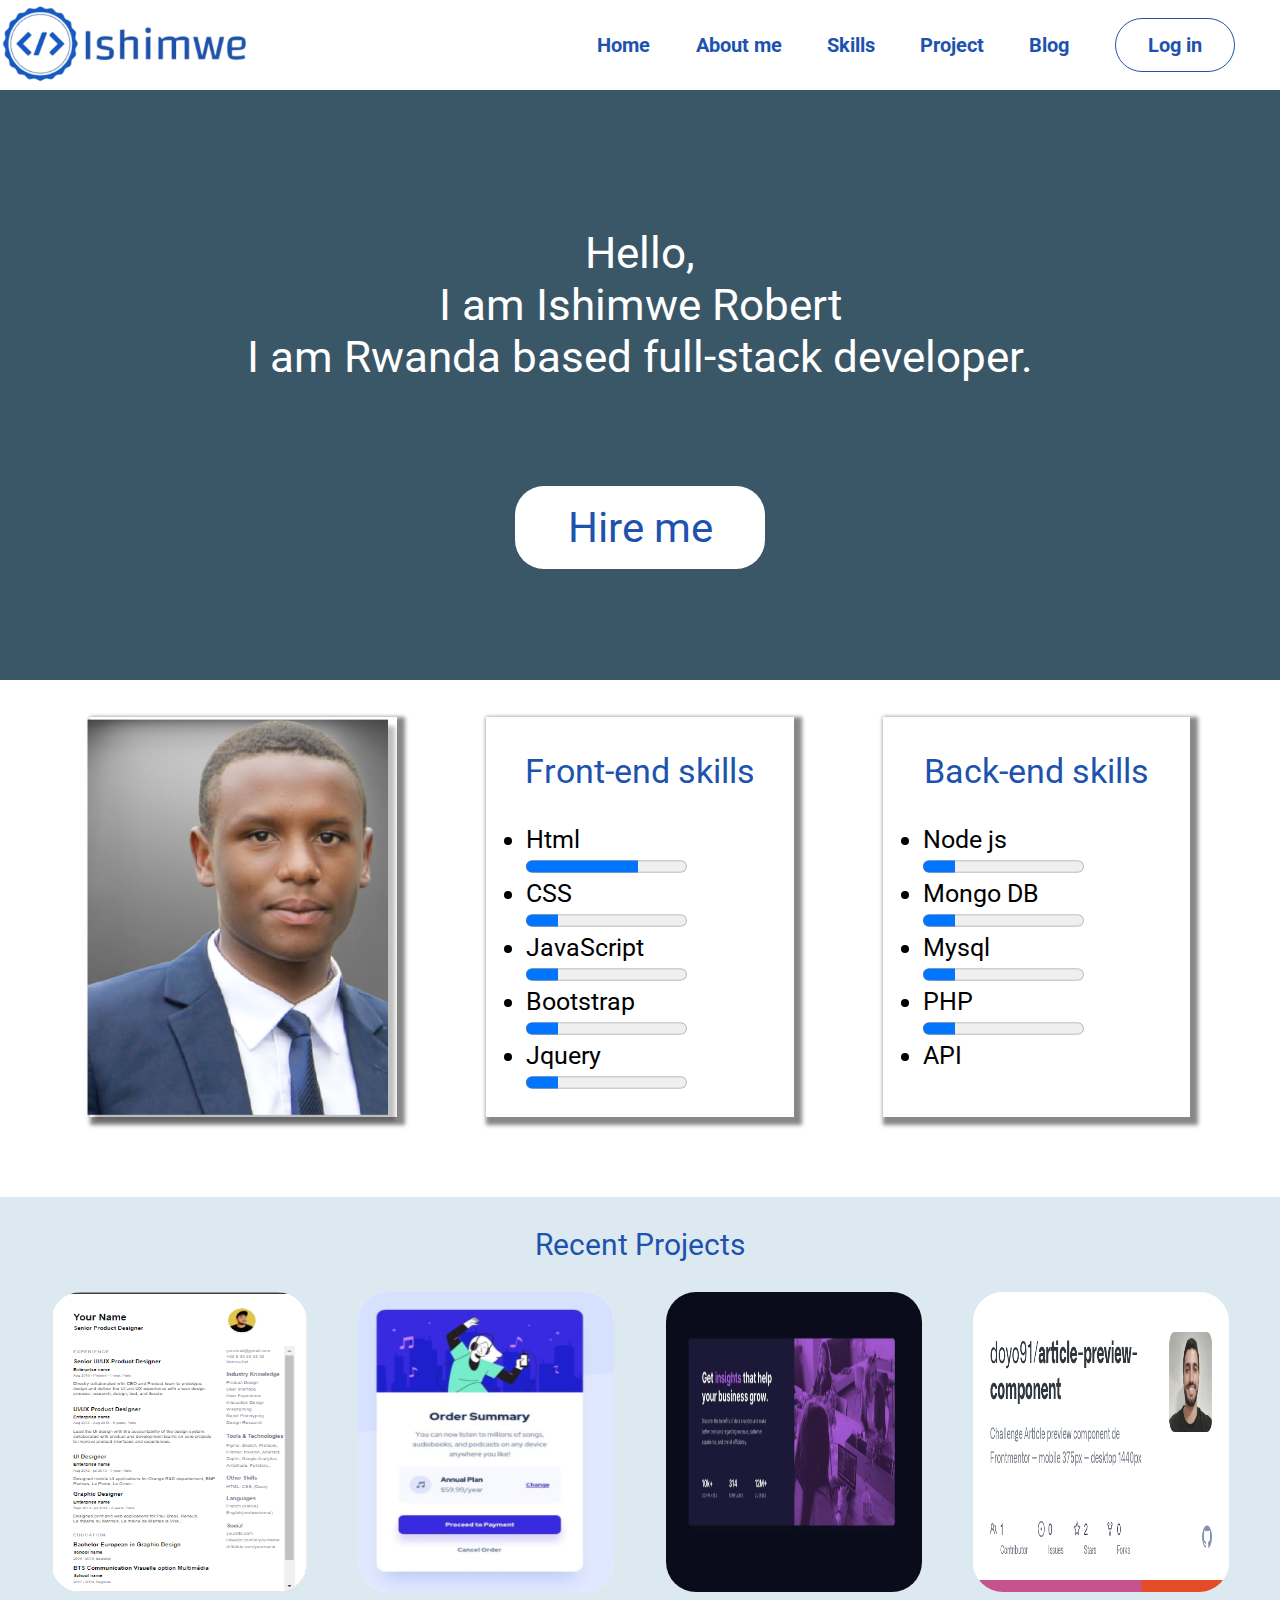
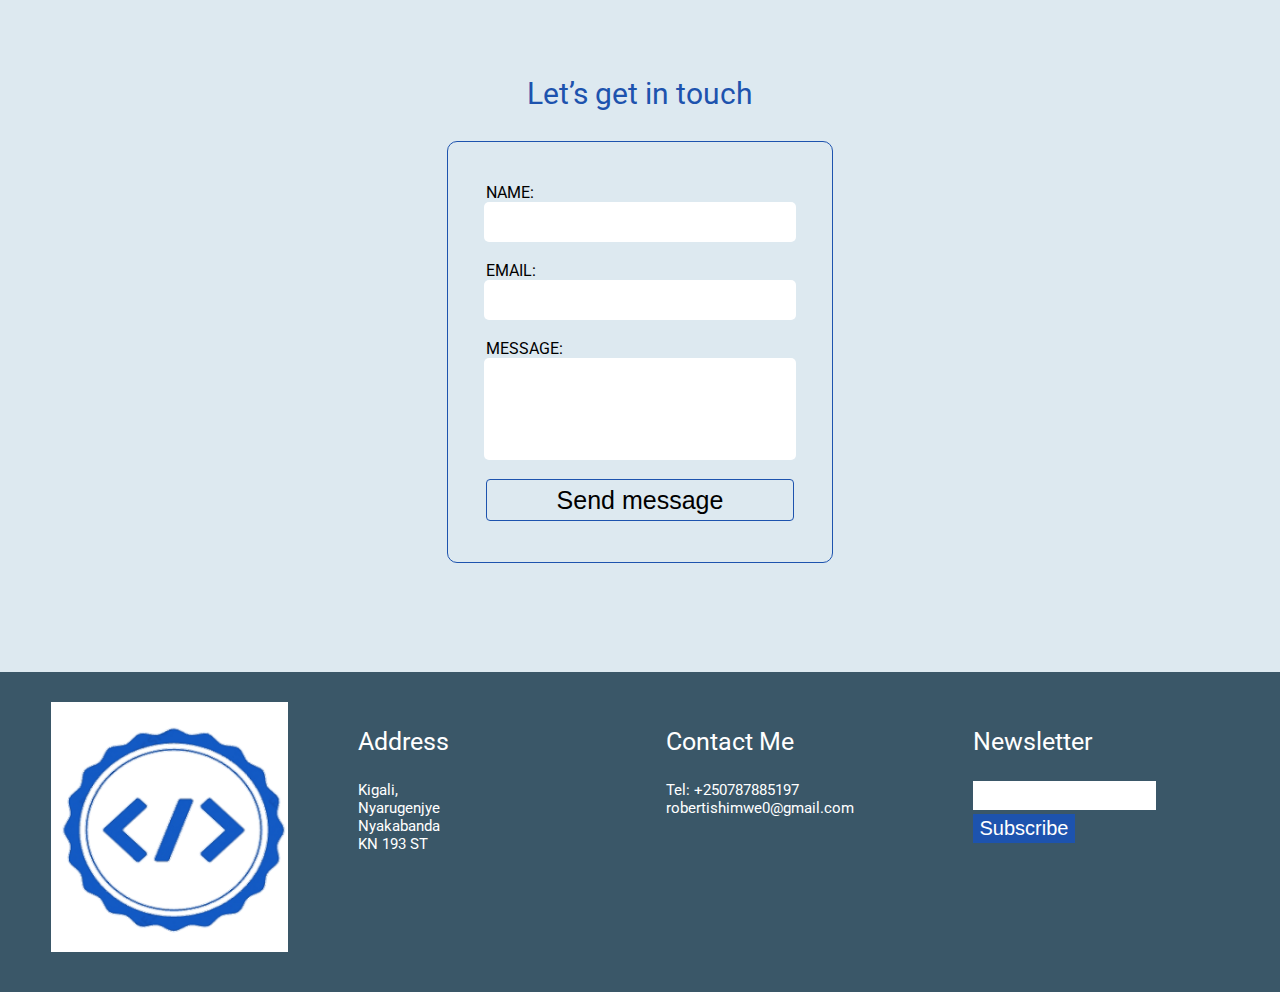
<file: index.html>
<!DOCTYPE html>
<html lang="en">
<head>
    <meta charset="UTF-8">
    <meta http-equiv="X-UA-Compatible" content="IE=edge">
    <meta name="viewport" content="width=device-width, initial-scale=1.0">
    <link rel="stylesheet" href="./css/style.css">
    <link rel="preconnect" href="https://fonts.googleapis.com">
<link rel="preconnect" href="https://fonts.gstatic.com" crossorigin>
<link rel="shortcut icon" href="./images/logo3ff.svg" type="image/x-icon">
<link href="https://fonts.googleapis.com/css2?family=Roboto:wght@700&display=swap" rel="stylesheet">
    <title>Welcome my portofolio</title>
</head>
<body>
    
          
    <div class="nav">
        <div class="logo"><a href="#"><img src="./images/logo head.png" alt="logo" id="logo"></a></div>
        <div class="menu" id="menu">
            <ul class="menu-liste">
                <li><a href="./index.html">Home</a></li>
                <li><a href="./html/aboutMe.html">About me</a></li>
                <li><a href="#skills-section">Skills</a></li>
                <li><a href="#projects">Project</a></li>
                <li><a href="./html/blogTest.html">Blog</a></li>
                <a href="./html/login.html" class="loginBtn"> <li class="login">Log in</li> </a>
            </ul>
        </div>

           <img src="./images/icons8-menu.svg" alt="home-burge" class="home_burger" onclick="homeicon()">
           <img src="./images/icons8-close.svg" alt="close" class="home_close" onclick="homeClose()">
    </div>

   <!--end of navigation bar-->> 
    
    <div class="container">
        <div class="introduction-section">
            <div class="introduction">

                <p class="intro">Hello,<br/> I am Ishimwe Robert <br/> I am Rwanda based full-stack developer.</p>
                
            </div>

            <a href="#contactUs" id="hireMe"> <p class="hireMe"> Hire me</p></a>

        </div>

        <!--end of introduction section-->

        <div class="skills-section" id="skills-section">

             <div class="card card1" id="card-1"><img src="./images/my photo.png" alt="my photo" class="profile-picture"></div>
             <div class="card card2"> <p class="title-card">Front-end skills</p>
                <ul class="skills-liste">
                    <li>Html</li>
                    <progress max="100" value="70"></progress>
        
                    <li>CSS</li>
                    <progress max="100" value="20"></progress>
                    <li>JavaScript</li>
                    <progress max="100" value="20"></progress>
                    <li>Bootstrap</li>
                    <progress max="100" value="20"></progress>
                    <li>Jquery</li>
                    <progress max="100" value="20"></progress>
                    
                </ul>
        
        
            </div>
            <div class="card card3"> <p class="title-card">Back-end skills</p>
                <ul class="skills-liste">
                    <li>Node js</li>
                    <progress max="100" value="20"></progress>
                    <li>Mongo DB</li>
                    <progress max="100" value="20"></progress>
                    <li>Mysql</li>
                    <progress max="100" value="20"></progress>
                    <li>PHP</li>
                    <progress max="100" value="20"></progress>
                    <li>API</li>
                    
                </ul>
            </div>



        </div>
        <!--end of skills section-->
        
        <div class="projects" id="projects">
           <p class="recent-projects">Recent Projects</p>      
            <d class="project-cards">
              <div class="project-card"><img src="./images/proj1.PNG" alt="" class="img-project"></div>
              <div class="project-card"><img src="./images/proj3.PNG" alt="" class="img-project" ></div>
              <div class="project-card"><img src="./images/proj4.PNG" alt="" srcset="" class="img-project"></div>
              <div class="project-card"><img src="./images/project5.png" alt="" class="img-project"></div>
            </d>
        </div>


        <div class="contact-section" id="contactUs">
            <p class="contact-title">Let’s get in touch</p>

            <form action="#" method="get" class="contact-form">

                <label for="name" class="contact-label">NAME:</label> 
                
                <input type="text" name="name" id="name" class="contact-box" required>
                <br/>
                <label for="email" class="contact-label">EMAIL:</label>
                
                <input type="email" name="email" id="email" class="contact-box" required>
                <br/>
                <label for="message" class="contact-label">MESSAGE:</label>
            
                <input type="text" name="message" id="message" class="contact-box contact-message" required>
                <br/>
                <input type="submit" value="Send message" class="send-message" onclick="storeMessage()">

            </form>

        </div>
        <div class="footer">

            <div class="footer-content footer-content-1">
                <img src="./images/logo3-1-1@2x.png" alt="logo" class="footer-logo">
            </div>

            <div class="footer-content">
                <p class="footer-titles">Address</p>

                    <ul class="footer-liste">
                        <li>Kigali,</li>
                        <li>Nyarugenjye</li>
                        <li>Nyakabanda</li>
                        <li>KN 193 ST</li>
                    </ul>

            </div>
            <div class="footer-content">
                <p class="footer-titles">Contact Me</p>

                <ul class="footer-liste">
                    <li>Tel: +250787885197</li>
                    <li>robertishimwe0@gmail.com</li>

                </ul>
            </div>



            <div class="footer-content">
                <p class="footer-titles">Newsletter</p>

                <form action="#" method="get"class="Newsletter-form">
                    <input type="email" name="email2" id="email2"><br/>
                    <input type="submit" class="subscribe" class="subscribe" value="Subscribe" onclick="subscriptionFetcher()">

                </form>
            </div>

        </div>

        











    </div>

    <script src="./javaScript/menu_control.js"></script>
    <script src="./javaScript/geoTracker.js"></script>
    <script src="./javaScript/subscriptionFetch.js"></script>
    <script src="./javaScript/message.js"></script>
    
</body>
</html>
</file>
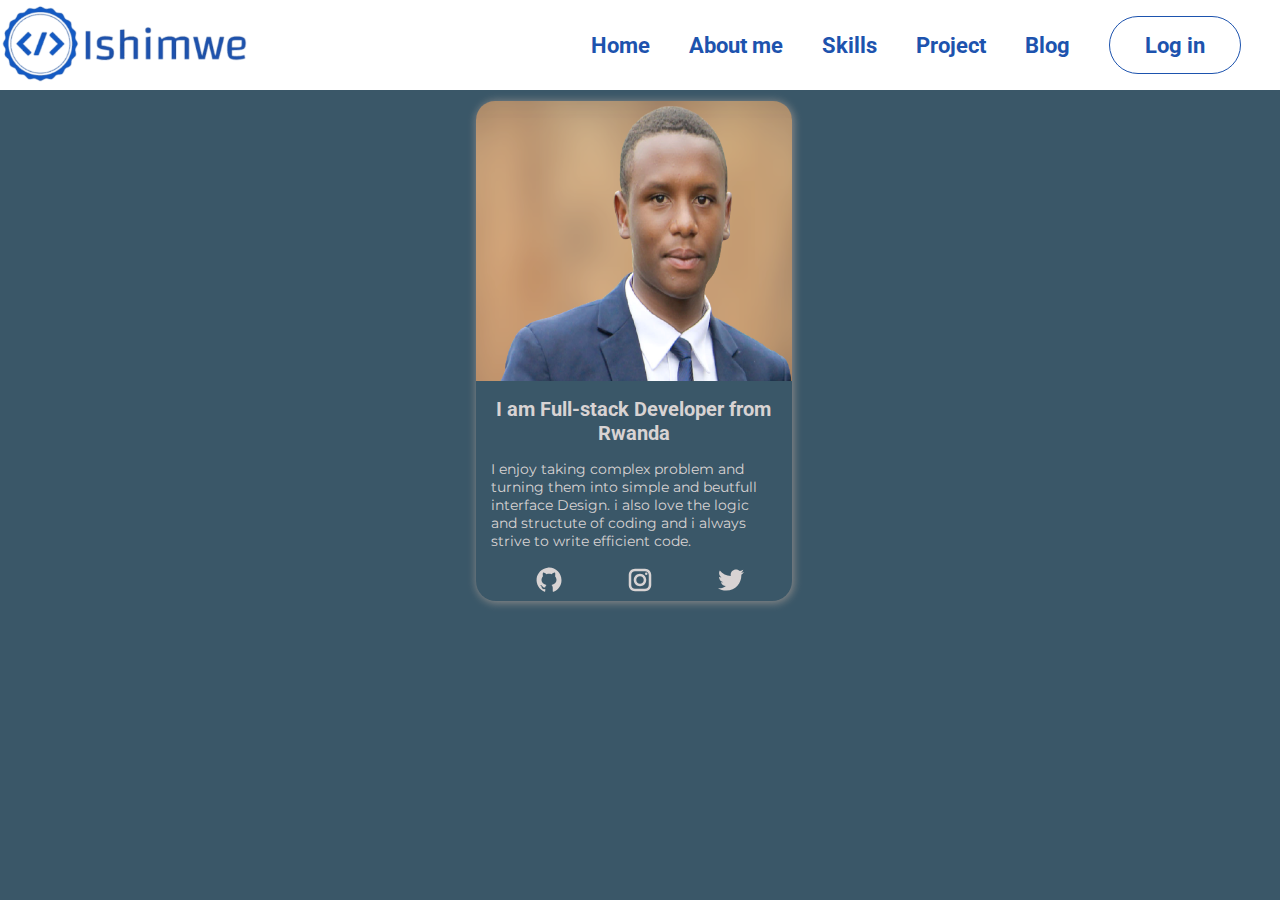
<file: html/aboutMe.html>
<!DOCTYPE html>
<html lang="en">
<head>
    <meta charset="UTF-8">
    <meta http-equiv="X-UA-Compatible" content="IE=edge">
    <meta name="viewport" content="width=device-width, initial-scale=1.0">
    <link rel="stylesheet" href="../css/aboutMe.css">
    <link rel="shortcut icon" href="../images/logo3ff.svg" type="image/x-icon">
    <title>About Me</title>
</head>
<body>
    
    <menu-bar></menu-bar>
    <div class="about-header"></div>
    <div class="card">
        <div class="card-title">
            <p class="innerTitle">ABOUT ME</p>

        </div>
         
        <div class="aboutMe-container">
            <div class="row row1"> <img src="../images/me1.png" alt="ISHIMWE ROBERT" class="my-photo"> </div>
            <div class="row row2"> <p class="my-title">I am Full-stack Developer from Rwanda</p> </div>
            <div class="row row3"><p class="description">I enjoy taking complex problem and turning them into simple and beutfull interface Design. i also love the logic and structute of coding and i always  strive to write efficient code.</p></div>
            <div class="row row4">
                <img src="../images/socialMedia/icons8-github.svg" alt="github" class="social s1">
                <img src="../images/socialMedia/icons8-instagram.svg" alt="instagram" class="social s2">
                <img src="../images/socialMedia/icons8-twitter.svg" alt="twitter" class="social s3  ">
            </div>
        </div>
        

    </div>
    <!--<footer-bar></footer-bar>-->
    
    
 <script src="../javaScript/menu.js"></script>
 <script src="../javaScript/footer.js"></script>
 
  
</body>
</html>
</file>
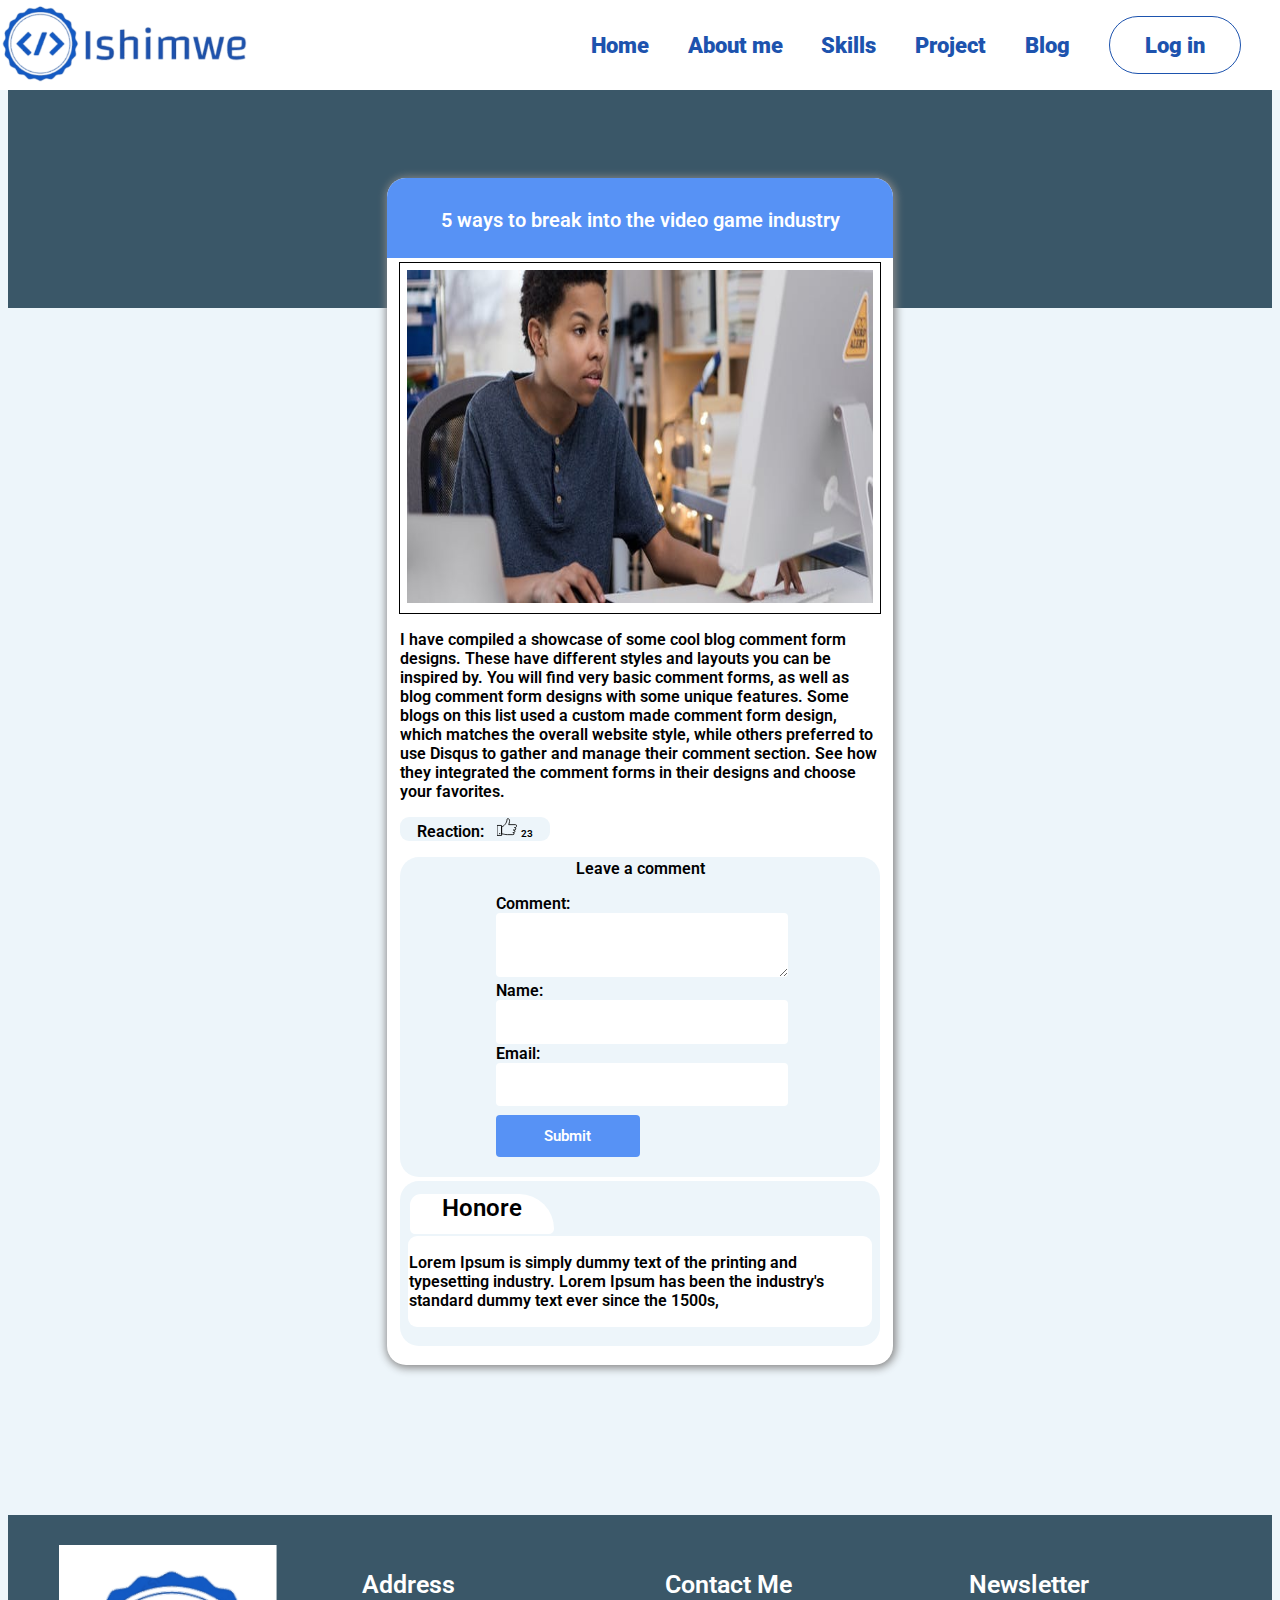
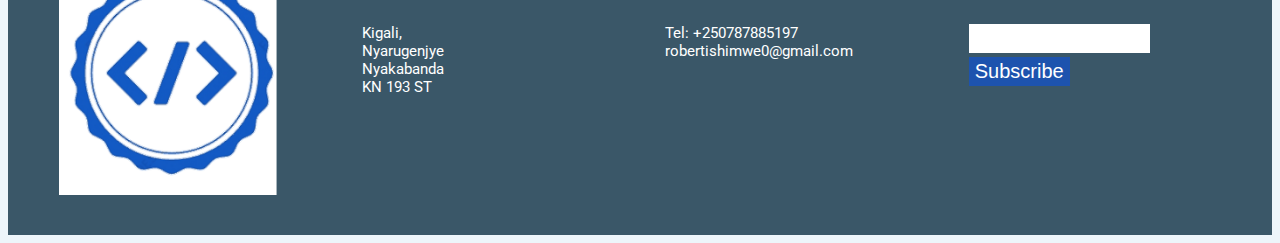
<file: html/article.html>
<!DOCTYPE html>
<html lang="en">
<head>
    <meta charset="UTF-8">
    <meta http-equiv="X-UA-Compatible" content="IE=edge">
    <meta name="viewport" content="width=device-width, initial-scale=1.0">
    <link rel="shortcut icon" href="../images/logo3ff.svg" type="image/x-icon">
    <link rel="stylesheet" href="../css/article.css">
    <title>blog</title>
</head>
<body>
    

    <menu-bar></menu-bar>

  <div class="title-container"></div>
  <div class="article-container">
      <div class="article-title-section"><p class="article-title">5 ways to break into the video game industry</p></div>

      <div class="post-container">
          <div class="feature-img-container">
             <img src="../images/img5.jpg" alt="featured image" class="img5">
          </div>
      </div>
      <div class="post-body">
          <p>I have compiled a showcase of some cool blog comment form designs.  These have different styles and layouts you can be inspired by. You will find very basic comment forms, as well as blog comment form designs with some unique features. Some blogs on this list used a custom made comment form design, which matches the overall website style, while others preferred to use Disqus to gather and manage their comment section. See how they integrated the comment forms in their designs and choose your favorites.</p>
          
          <div class="reaction">
            Reaction: <img src="../images/like.svg" alt="like" class="like-btn reaction-btn" onclick="liking()" id="like-btn"> <span class="like-counter">23</span>
        </div>
  
      </div>
      <!-- <div class="reaction">
          reaction: <img src="../images/like.svg" alt="like" class="like-btn reaction-btn" onclick="liking()" id="like-btn"> <span class="like-counter">23</span>
      </div> -->
      <div class="comment-section">
          <p class="comment-box-title">Leave a comment</p>
          <label for="comment" class="comment-items">Comment:</label><br/>
          <textarea name="" id="" cols="30" rows="4" class="comment-items setcolor"></textarea><br/>
          <label for="name" class="comment-items">Name:</label><br/>
          <input type="text" name="name" id="name" class="comment-items ali setcolor"><br/>
          <label for="email" class="comment-items">Email:</label><br/>
          <input type="email" name="email" id="email" class="comment-items ali setcolor"><br/>
          <input type="button" value="Submit" class="comment-items comment-btn ali">

      </div>

    <div class="comment-container"><br/>
        <div class="sendName">
            <p id="sendName">Honore</p>
        </div>
        <div class="commentBody">
            <p id="commentBody">Lorem Ipsum is simply dummy text of the printing and typesetting industry. Lorem Ipsum has been the industry's standard dummy text ever since the 1500s, </p>
        </div><br/>

    </div>
<br/>
          

      </div>
     <!--duplicate-->

     
      </div>
  </div>

    <footer-bar></footer-bar>
    <script src="../javaScript/menu.js"></script>
    <script  src="../javaScript/footer.js"></script>


</body>
</html>
</file>
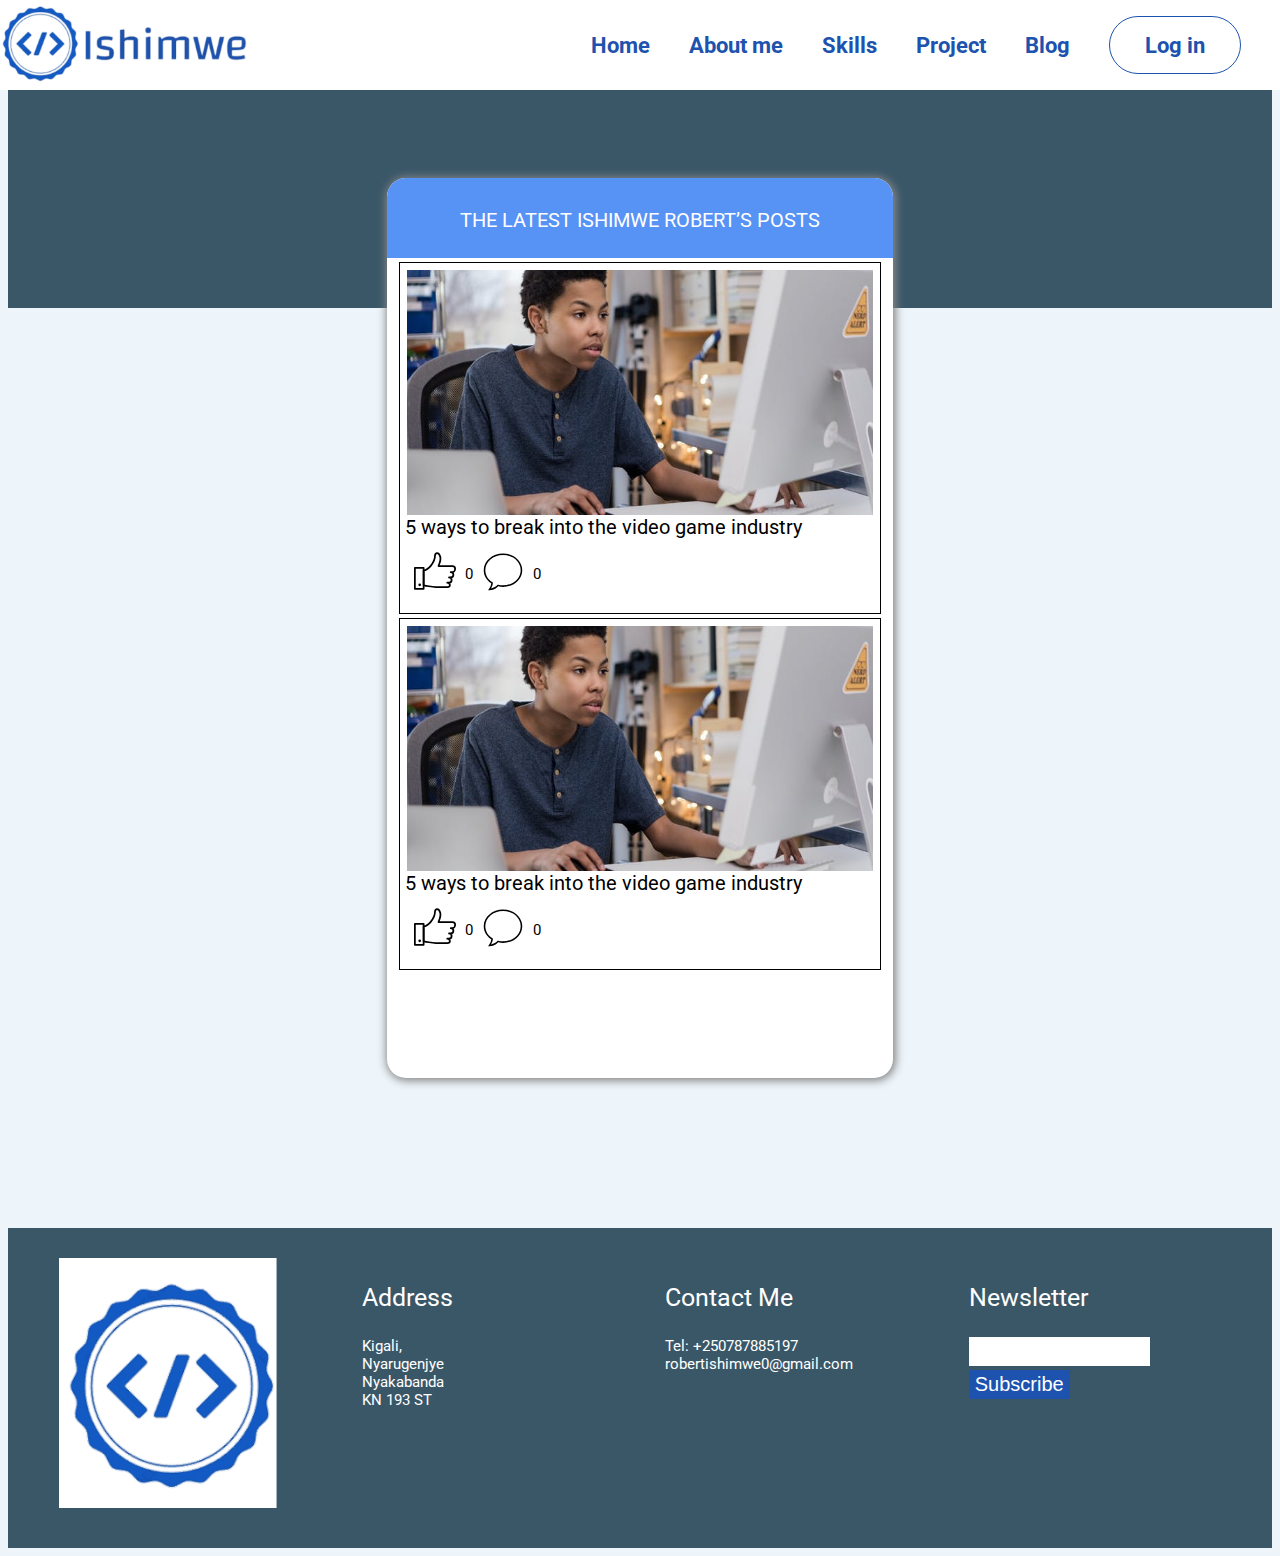
<file: html/blog.html>
<!DOCTYPE html>
<html lang="en">
<head>
    <meta charset="UTF-8">
    <meta http-equiv="X-UA-Compatible" content="IE=edge">
    <meta name="viewport" content="width=device-width, initial-scale=1.0">
    <link rel="shortcut icon" href="../images/logo3ff.svg" type="image/x-icon">
    <link rel="stylesheet" href="../css/blog.css">
    <title>blog</title>
</head>
<body>
    

    <menu-bar></menu-bar>

  <div class="title-container"></div>
  <div class="blog-container">
      <div class="blog-title-section"><p class="blog-title">THE LATEST ISHIMWE ROBERT’S POSTS</p></div>

      <div class="post-container post1">
          <div class="feature-img-container">
           <a href="./article.html">  <img src="../images/img5.jpg" alt="featured image" class="img5"></a>
          </div>
          <p class="post-title">5 ways to break into the video game industry</p>
          <div class="reaction-box">
              <img src="../images/like.svg" alt="like" class="like-btn reaction-btn">
              <p class="like-counter counter">0</p>
              <img src="../images/comment.svg" alt="comment" class="comment-btn reaction-btn">
              <p class="comment-counter counter">0</p>

          </div>

          

          

      </div>
     <!--duplicate-->

      <div class="post-container post1">
        <div class="feature-img-container">
           <img src="../images/img5.jpg" alt="featured image" class="img5">
        </div>
        <p class="post-title">5 ways to break into the video game industry</p>
        <div class="reaction-box">
            <img src="../images/like.svg" alt="like" class="like-btn reaction-btn">
            <p class="like-counter counter">0</p>
            <img src="../images/comment.svg" alt="comment" class="comment-btn reaction-btn">
            <p class="comment-counter counter">0</p>

        </div>
      </div>
  </div>

    <footer-bar></footer-bar>
    <script src="../javaScript/menu.js"></script>
    <script  src="../javaScript/footer.js"></script>


</body>
</html>
</file>
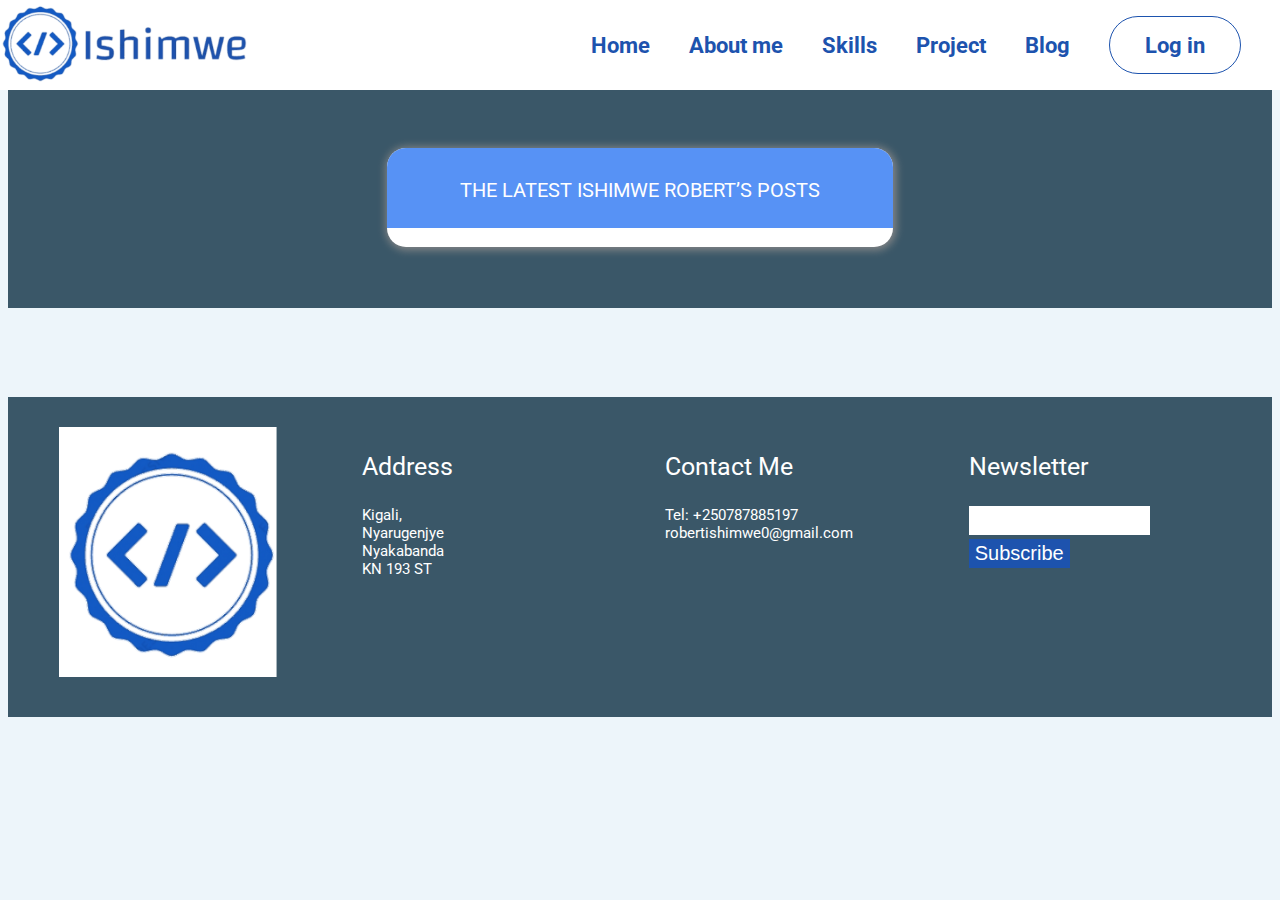
<file: html/blogTest.html>
<!DOCTYPE html>
<html lang="en">
<head>
    <meta charset="UTF-8">
    <meta http-equiv="X-UA-Compatible" content="IE=edge">
    <meta name="viewport" content="width=device-width, initial-scale=1.0">
    <link rel="shortcut icon" href="../images/logo3ff.svg" type="image/x-icon">
    <link rel="stylesheet" href="../css/blog2.css">
    <title>blog</title>
</head>
<body>
    

    <menu-bar></menu-bar>

  <div class="title-container"></div>
  <div class="blog-container" id="blogg">
      <div class="blog-title-section"><p class="blog-title">THE LATEST ISHIMWE ROBERT’S POSTS</p></div>

      <!--<div class="post-container post1">
          <div class="feature-img-container">
           <a href="./article.html">  <img src="../images/img5.jpg" alt="featured image" class="img5"></a>
          </div>
          <p class="post-title">5 ways to break into the video game industry</p>
          <div class="reaction-box">
              <img src="../images/like.svg" alt="like" class="like-btn reaction-btn">
              <p class="like-counter counter">0</p>
              <img src="../images/comment.svg" alt="comment" class="comment-btn reaction-btn">
              <p class="comment-counter counter">0</p>

          </div> -->
        <div id="hhh"></div>
          

          <br>

      </div>
     <!--duplicate-->

     <!-- <div class="post-container post1">
        <div class="feature-img-container">
           <img src="../images/img5.jpg" alt="featured image" class="img5">
        </div>
        <p class="post-title">5 ways to break into the video game industry</p>
        <div class="reaction-box">
            <img src="../images/like.svg" alt="like" class="like-btn reaction-btn">
            <p class="like-counter counter">0</p>
            <img src="../images/comment.svg" alt="comment" class="comment-btn reaction-btn">
            <p class="comment-counter counter">0</p>

        </div>
      </div> -->
  </div>

    <footer-bar></footer-bar>
    <script src="../javaScript/menu.js"></script>
    <script  src="../javaScript/footer.js"></script>
    <script src="../javaScript/blogFetch.js"></script>


</body>
</html>
</file>
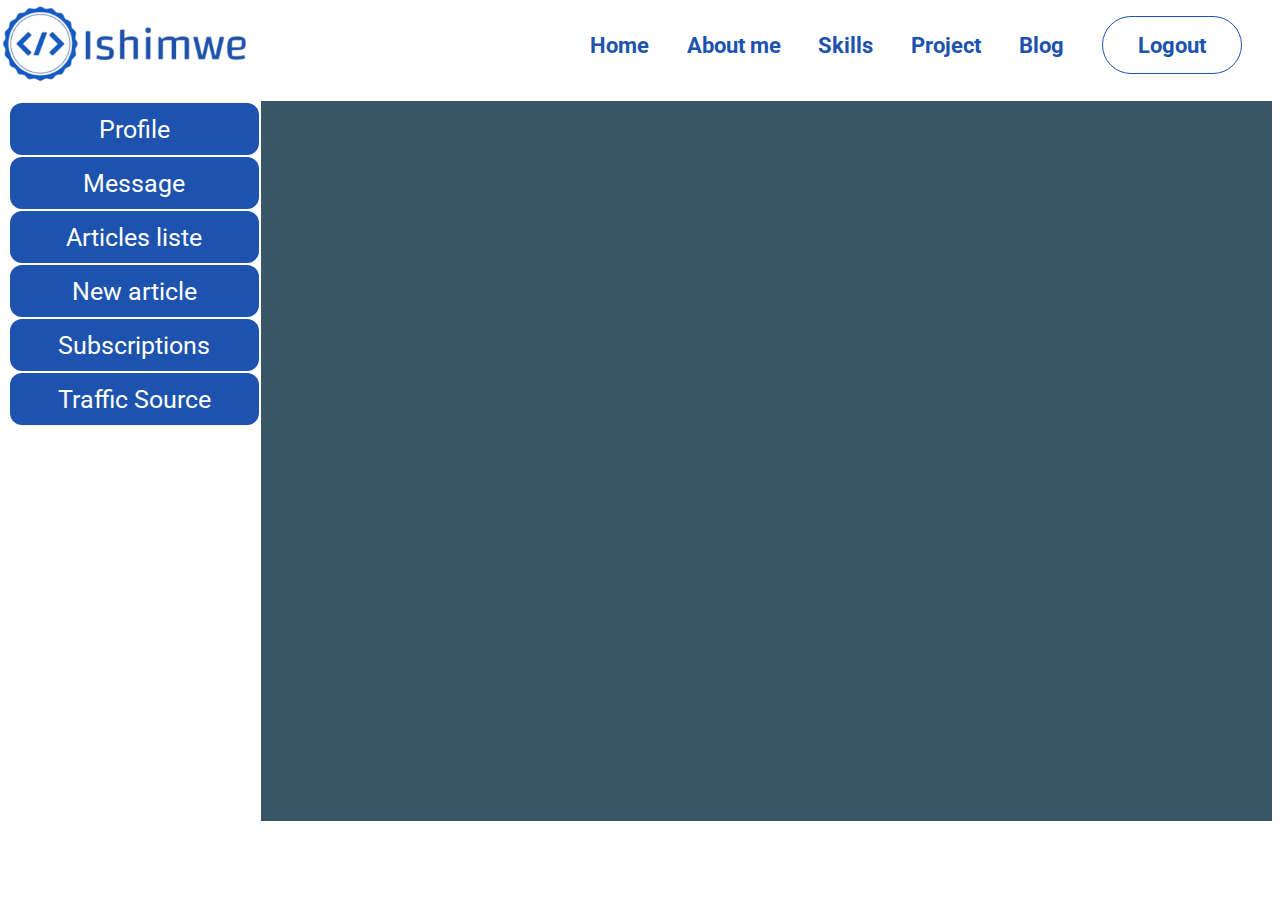
<file: html/control_panel.html>
<!DOCTYPE html>
<html lang="en">
<head>
    <meta charset="UTF-8">
    <meta http-equiv="X-UA-Compatible" content="IE=edge">
    <meta name="viewport" content="width=device-width, initial-scale=1.0">
    <link rel="stylesheet" href="../css/control_panel.css">
    <link rel="shortcut icon" href="../images/logo3ff.svg" type="image/x-icon">
    <title>Control panel</title>
</head>
<body>
  <menu-bar></menu-bar>
     <div class="container">
         <div class="sideMenu">
            <table>
            <tr><td onclick="profile()">Profile</td></tr>
            <tr><td onclick="messageListe()">Message</td></tr>
            <tr><td onclick="articleListe()">Articles liste</td></tr>
            <tr><td onclick="newArticle()">New article</td></tr>
            <tr><td onclick="subscription()">Subscriptions</td></tr>
            <tr><td onclick="locations()">Traffic Source</td></tr>
            </table>  
          </div>
          <div class="objectContainer" id="board"></div>



        </div>
    
    <script src="../javaScript/menu_dashbaod.js"></script>
    <script src="../javaScript/newArticle.js"></script>
    <script src="../javaScript/profile.js"></script>
    <script src="../javaScript/subscription.js"></script>
    <script src="../javaScript/location.js"></script>
    <script src="../javaScript/articleListe.js"></script>
    <script src="../javaScript/messageFetcher.js"></script>
    
</body>
</html>
</file>
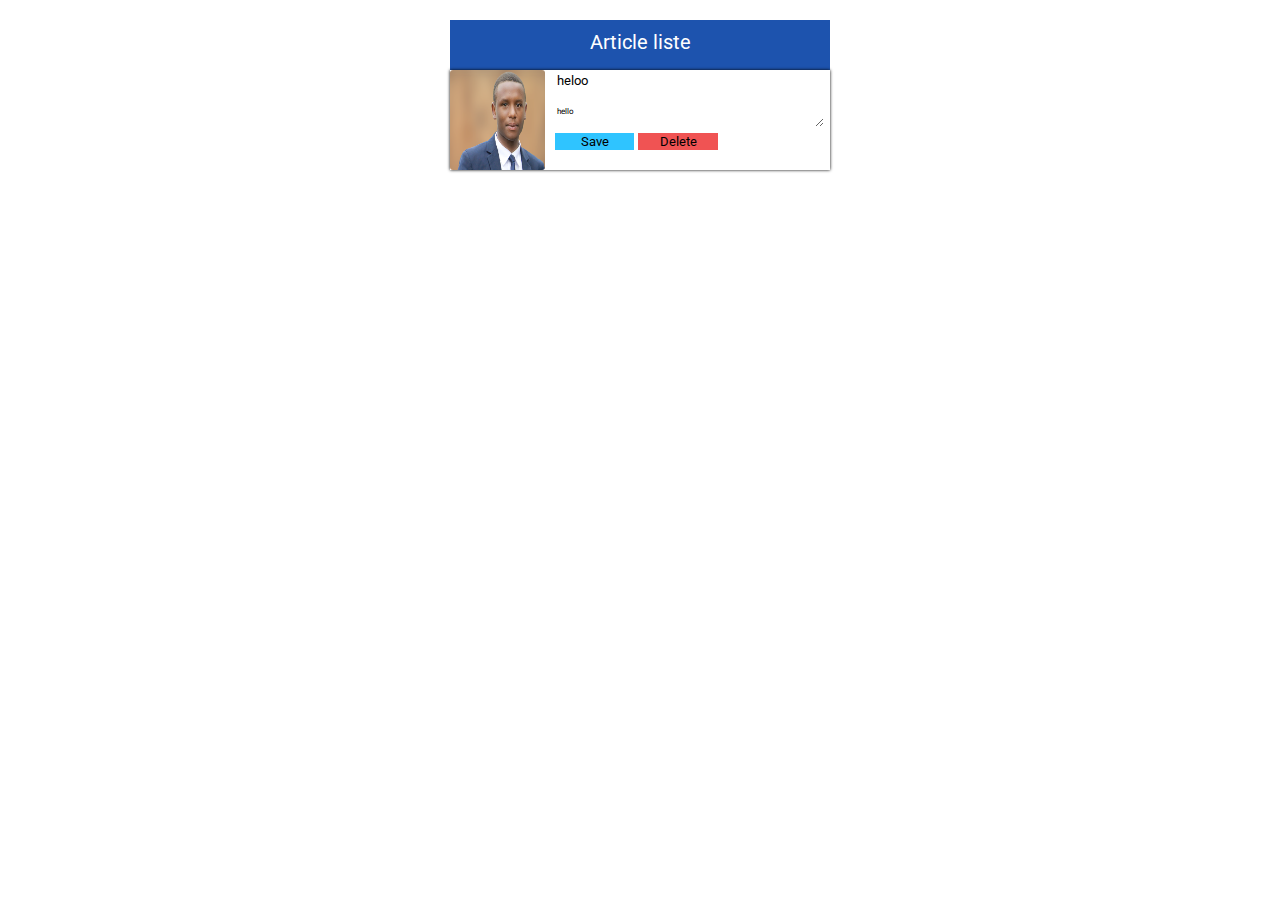
<file: html/deleteUpDate.html>
<!DOCTYPE html>
    <html lang="en">
    <head>
        <meta charset="UTF-8">
        <meta http-equiv="X-UA-Compatible" content="IE=edge">
        <meta name="viewport" content="width=device-width, initial-scale=1.0">
        <title>new article</title>
    
      <style>
          @import url('https://fonts.googleapis.com/css2?family=Roboto:wght@700&display=swap');
          *{
             font-family: 'Roboto', sans-serif;
             
           }
          .articlebox{
              width: 30%;
              height: 55vh;
              /* background-color: #dde9f0; */
              margin: auto;

          }

          .newArticle{
              width: 100%;
              background-color: #1D53AE;
              height: 10%;
        
          }
          .newArticle p{
              text-align: center;
              font-size: 20px;
              padding-top: 10px;
              color: white;
          }
          .articleContainer{
              width: 100%;
              height: 100px;
              box-shadow:0px 0px 3px black;
              display: flex;
              justify-content:space-between;
          }
          .articleImage{
              width: 25%;
              height: 100%;
              border-radius: 3px;
              
          }
          .titleBodyButtons{
           width: 70%;
          }.save, .delete {
            width: 30%;
            border:none;
          }
          .save{
              background-color:rgb(47, 196, 255);
          }.delete{
              background-color: rgb(240, 83, 83);
          }
          .save:hover{
              background-color:rgb(4, 173, 240);
          }.delete:hover{
              background-color: rgb(204, 46, 46);
          }
          .articleBody, .articleTitle{
              width: 100%;
              margin-right:0;
              border: none;
              outline: none;
          }
          .articleBody{
              font-size: 8px;
          }

      </style>
    
    
    </head>
    <body>
    
    
        <div class="articlebox">
            <div class="newArticle">
                <p>Article liste</p>
            </div>
            <div class="articleContainer">
            <img src="../images/me1.png" class="articleImage">
            <div class="titleBodyButtons">
                <input type="text" class="articleTitle" placeholder="helo world" value="heloo"></p>
                <textarea class="articleBody">hello</textarea>
                <div class="articleBtns">
                    <button type="submit" class="save" onclick="mee()">Save</button>
                    <button type="submit" class="delete">Delete</button>

                </div>
            </div>                
            <div>

            <!--end of title-->

         
        </div>


    </body>
    </html>
</file>
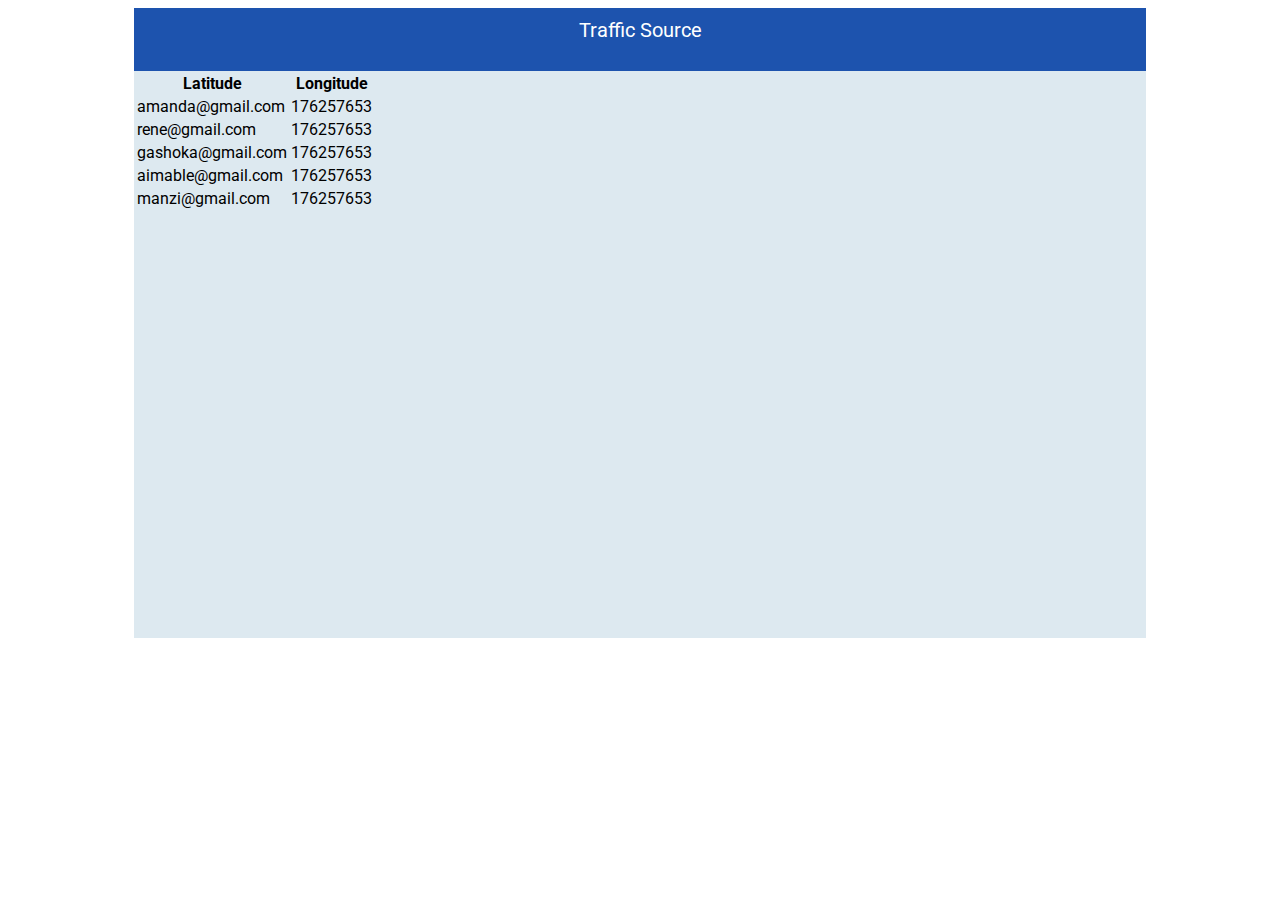
<file: html/location.html>
<html lang="en">
    <head>
        <meta charset="UTF-8">
        <meta http-equiv="X-UA-Compatible" content="IE=edge">
        <meta name="viewport" content="width=device-width, initial-scale=1.0">
        <title>new article</title>
    
      <style>
          @import url('https://fonts.googleapis.com/css2?family=Roboto:wght@700&display=swap');
          *{
             font-family: 'Roboto', sans-serif;
             
           }
          .trafficsource{
              width: 80%;
              height: 70vh;
              background-color: #dde9f0;
              margin: auto;
          }

          .usersLocation{
              width: 100%;
              background-color: #1D53AE;
              height: 10%;
          }
          .usersLocation p{
              text-align: center;
              font-size: 20px;
              padding-top: 10px;
              color: white;
          }
          .cen{
              margin-left: 30%;
              width: 50%;
              margin-bottom: 5px;
          }
          .btn1{
              width: 51%;
              margin-left: 30%;
          }
      </style>
      
    
    
    
    </head>
    <body>
    
    
        <div class="trafficsource">
            <div class="usersLocation">
                <p>Traffic Source</p>
            </div>

            <!--end of title-->
            
            <table class="table1">
                <tr>
                  <th> Latitude</th> 
                  <th> Longitude</th>
                </tr>
            
                    
                


                <tbody id="mytable">
            
                </tbody>
            
            </table>
        
           
        </div>
        <script>

    

            function buildTable(){
        
        
                let arr = [
                {longitude:"amanda@gmail.com", latitude:"176257653"},
                {longitude:"rene@gmail.com", latitude:"176257653"},
                {longitude:"gashoka@gmail.com", latitude:"176257653"},
                {longitude:"aimable@gmail.com", latitude:"176257653"},
                {longitude:"manzi@gmail.com", latitude:"176257653"}
               
               ];
        
               let mytable = document.getElementById("mytable");
               for(let i of arr) {
                mytable.innerHTML += `
                <tr class="fetched">
                 <td>${i.longitude}</td>    
                 <td>${i.latitude}</td>
                </tr>
                
                `
               }
            
        
          } buildTable()
        </script>
        
    </body>
    </html>
</file>
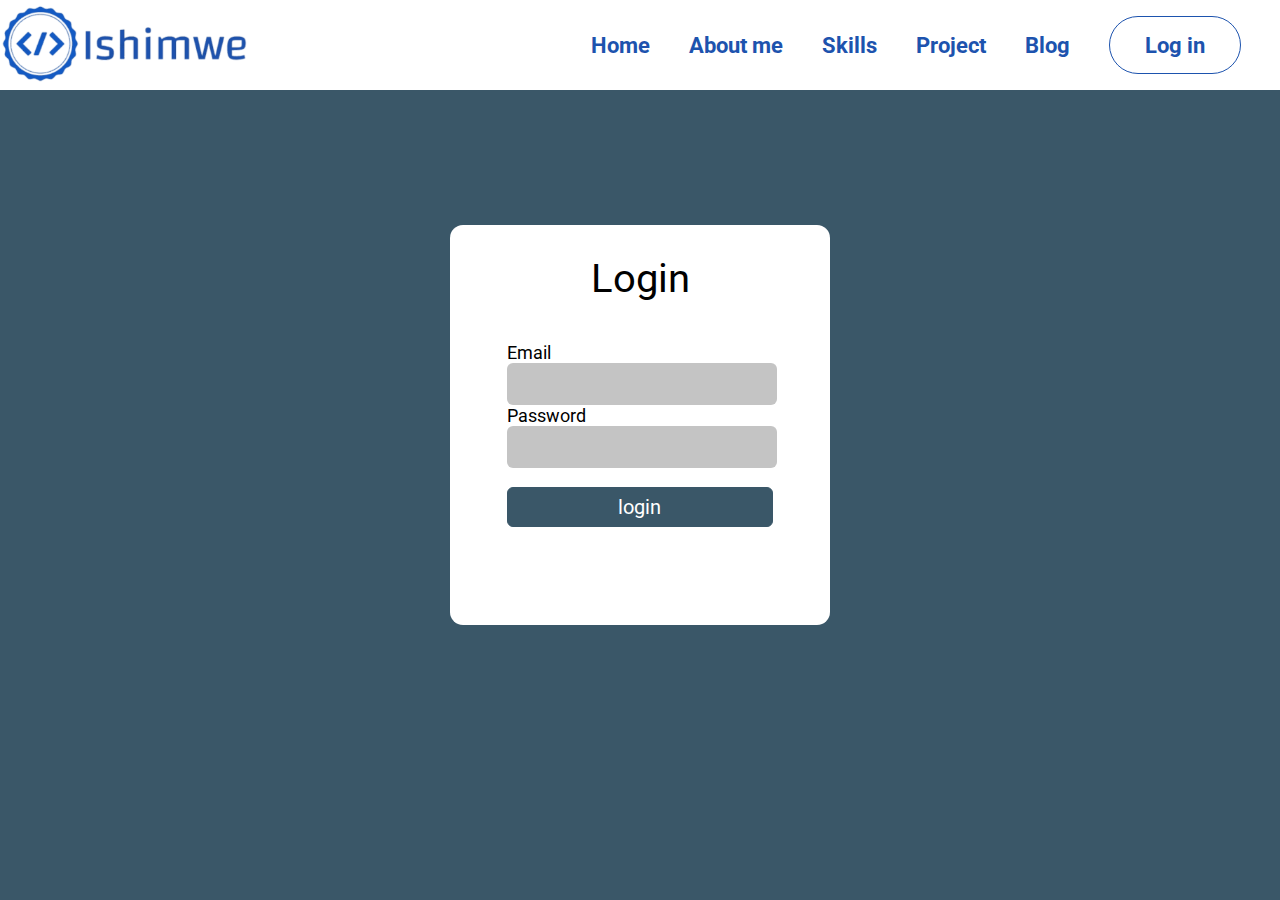
<file: html/login.html>
<!DOCTYPE html>
<html lang="en">
<head>
    <meta charset="UTF-8">
    <meta http-equiv="X-UA-Compatible" content="IE=edge">
    <meta name="viewport" content="width=device-width, initial-scale=1.0">
    <link rel="shortcut icon" href="../images/logo3ff.svg" type="image/x-icon">
    <link rel="stylesheet" href="../css/login.css">

    
    <title>Login</title>
</head>
<body>
    
          <menu-bar></menu-bar>
          

          <div class="login-container"> 
              <p class="login-title">Login</p>
              <p class="error_message" id="error_message"></p>
              <form method="post" class="login-form"> 

                  <label for="email" class="login-text">Email</label><br/>

                  <input type="email" name="user-email" id="user_email"class="login-components"><br/>

                  <label for="password" class="login-text">Password</label><br/>

                  <input type="password" name="user-password" id="user-password" class="login-components"><br/> <br/>

                  <input type="button" value="login" class="login-components btn-text" onclick="login()" id="loginbtn">
              </form>

          </div>

          <!--<footer-bar></footer-bar>-->
           <script src="../javaScript/login.js"></script>
          <script src="../javaScript/menu.js"></script>
         <!--<script  src="../javaScript/footer.js"></script>-->
          
         
</body>

  
</html>
</file>
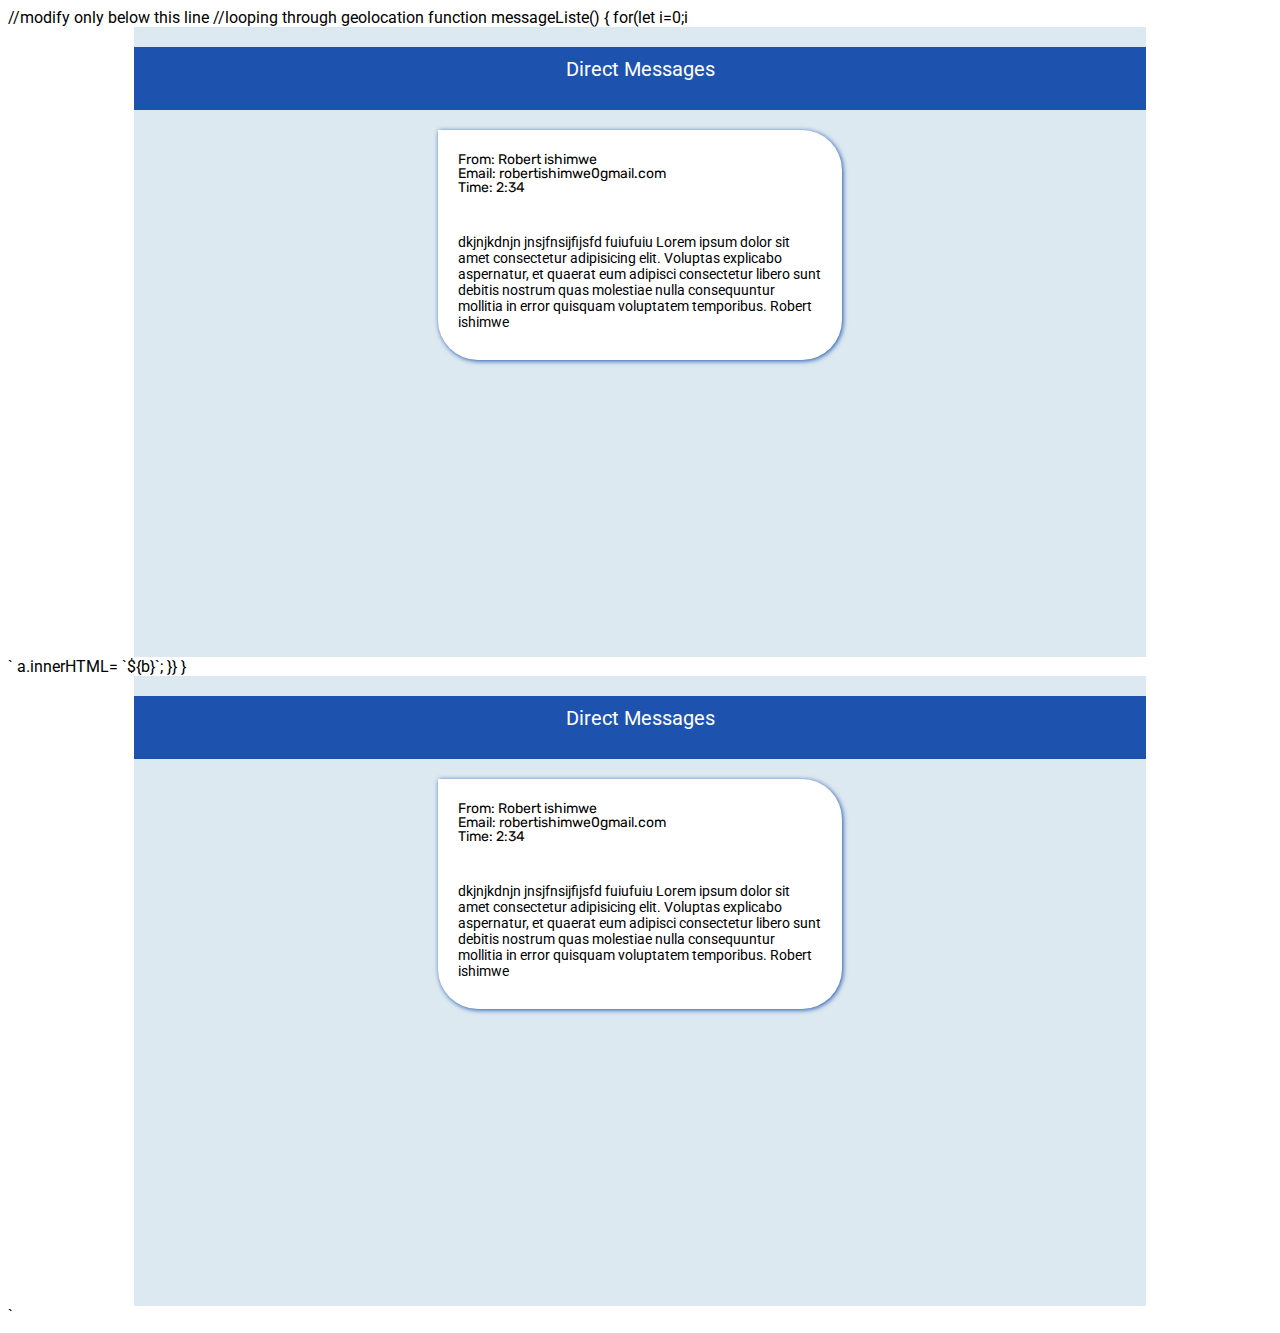
<file: html/message.html>
//modify only below this line 




        //looping through geolocation
       




function messageListe() {
    for(let i=0;i<localStorage.length;i++){
        key = localStorage.key(i)
       console.log(key)
   
        displayer = document.getElementById("result1");
        arr = JSON.parse(localStorage.getItem(key))
        title = arr.titleInfo;
        img   = arr.imgUrlInfo;
        articleBody = arr.fullArticleInfo;
        like = parseInt(arr.likes);
        type = arr.type;
   
       

 if(type == `message`) {
    //console.log(long)
 



    let a = document.getElementById("board");

    let b = `
    
    <!DOCTYPE html>
    <html lang="en">
    <head>
        <meta charset="UTF-8">
        <meta http-equiv="X-UA-Compatible" content="IE=edge">
        <meta name="viewport" content="width=device-width, initial-scale=1.0">
        <title>new article</title>
    
      <style>
          @import url('https://fonts.googleapis.com/css2?family=Roboto:wght@700&display=swap');
          @import url('https://fonts.googleapis.com/css2?family=Francois+One&family=Lato:wght@300&family=Montserrat&family=Mukta&family=Roboto:wght@100&family=Rubik:wght@400;500&display=swap');
          *{
             font-family: 'Roboto', sans-serif;
             
             
           }
          .articlebox{
              width: 80%;
              height: 70vh;
              background-color: #dde9f0;
              overflow-y: scroll;
              margin: auto;
          }

          .newArticle{
              width: 100%;
              background-color: #1D53AE;
              height: 10%;
          }
          .newArticle p{
              text-align: center;
              font-size: 20px;
              padding-top: 10px;
              color: white;
          }
          .messages{
              /*margin: auto;*/
              margin-left:10px;
              margin-top: 20px;
              width: 60%;
              height: auto;
              /* border: 1px solid black; */
              background-color: white;
              border-radius: 0px 40px 40px 40px;
              box-shadow: 1px 1px 5px #1D53AE;
              font-size: 14px;
          }
          .senderAddress{
              width: 90%;
              margin: auto;
              height: 60px;
              /* border: 1px solid black; */
              margin-bottom: 4px;
          }
          .senderName, .senderEmail, .sendingTime, .senderTitles{
              position: relative;
              line-height: 0;
              font-family: 'Lato', sans-serif;
              font-family: 'Montserrat', sans-serif;
              font-family: 'Mukta', sans-serif;
              font-family: 'Roboto', sans-serif;
              font-family: 'Rubik', sans-serif;
              font-size: 14px;
          }
          .messageBody{
            width: 90%;
              margin: auto;
              height: auto;
              font-size: 14px;
              /* border: 1px solid black; */
          }
          .messageBody2{
            font-size: 14px;
          }

          .cen{
              margin-left: 30%;
              width: 50%;
              margin-bottom: 5px;
          }
          .btn1{
              width: 51%;
              margin-left: 30%;
          }
      </style>
    
    
    </head>
    <body>
    
    
        <div class="articlebox">
            <div class="newArticle">
                <p>Direct Messages</p>
            </div>



          <div class="messages"><br/>
              <div class="senderAddress">
                  <p class="senderName"><span class="senderTitles">From:   </span>Robert ishimwe</p>
                  <p class="senderEmail"><span class="senderTitles">Email: </span>robertishimwe0gmail.com</p>
                  <p class="sendingTime"><span class="senderTitles">Time:  </span>2:34</p>

              </div>
              <div class="messageBody">
                <p class="messageBody2">dkjnjkdnjn jnsjfnsijfijsfd  fuiufuiu Lorem ipsum dolor sit amet consectetur adipisicing elit. Voluptas explicabo aspernatur, et quaerat eum adipisci consectetur libero sunt debitis nostrum quas molestiae nulla consequuntur mollitia in error quisquam voluptatem temporibus. Robert ishimwe</p>
                <br>
            </div>
            
            
    
          </div>



        </div>

        </div>
        
    </body>
    </html>
  
`    
a.innerHTML= `${b}`;  
   
        }}
    
    
    


    }






































<!DOCTYPE html>
    <html lang="en">
    <head>
        <meta charset="UTF-8">
        <meta http-equiv="X-UA-Compatible" content="IE=edge">
        <meta name="viewport" content="width=device-width, initial-scale=1.0">
        <title>new article</title>
    
      <style>
          @import url('https://fonts.googleapis.com/css2?family=Roboto:wght@700&display=swap');
          @import url('https://fonts.googleapis.com/css2?family=Francois+One&family=Lato:wght@300&family=Montserrat&family=Mukta&family=Roboto:wght@100&family=Rubik:wght@400;500&display=swap');
          *{
             font-family: 'Roboto', sans-serif;
             
           }
          .articlebox{
              width: 80%;
              height: 70vh;
              background-color: #dde9f0;
              overflow-y: scroll;
              margin: auto;
          }

          .newArticle{
              width: 100%;
              background-color: #1D53AE;
              height: 10%;
          }
          .newArticle p{
              text-align: center;
              font-size: 20px;
              padding-top: 10px;
              color: white;
          }
          .messages{
              margin: auto;
              margin-top: 20px;
              width: 40%;
              height: auto;
              /* border: 1px solid black; */
              background-color: white;
              border-radius: 0px 40px 40px 40px;
              box-shadow: 1px 1px 5px #1D53AE;
          }
          .senderAddress{
              width: 90%;
              margin: auto;
              height: 60px;
              /* border: 1px solid black; */
              margin-bottom: 4px;
          }
          .senderName, .senderEmail, .sendingTime, .senderTitles{
              position: relative;
              line-height: 0;
              font-family: 'Lato', sans-serif;
              font-family: 'Montserrat', sans-serif;
              font-family: 'Mukta', sans-serif;
              font-family: 'Roboto', sans-serif;
              font-family: 'Rubik', sans-serif;
          }
          .messageBody{
            width: 90%;
              margin: auto;
              height: auto;
              /* border: 1px solid black; */
          }

          .cen{
              margin-left: 30%;
              width: 50%;
              margin-bottom: 5px;
          }
          .btn1{
              width: 51%;
              margin-left: 30%;
          }
      </style>
    
    
    </head>
    <body>
    
    
        <div class="articlebox">
            <div class="newArticle">
                <p>Direct Messages</p>
            </div>



          <div class="messages"><br/>
              <div class="senderAddress">
                  <p class="senderName"><span class="senderTitles">From:   </span>Robert ishimwe</p>
                  <p class="senderEmail"><span class="senderTitles">Email: </span>robertishimwe0gmail.com</p>
                  <p class="sendingTime"><span class="senderTitles">Time:  </span>2:34</p>

              </div>
              <div class="messageBody">
                <p class="messageBody2">dkjnjkdnjn jnsjfnsijfijsfd  fuiufuiu Lorem ipsum dolor sit amet consectetur adipisicing elit. Voluptas explicabo aspernatur, et quaerat eum adipisci consectetur libero sunt debitis nostrum quas molestiae nulla consequuntur mollitia in error quisquam voluptatem temporibus. Robert ishimwe</p>
                <br>
            </div>
            
            
    
          </div>



        </div>

        </div>
        
    </body>
    </html>`
</file>
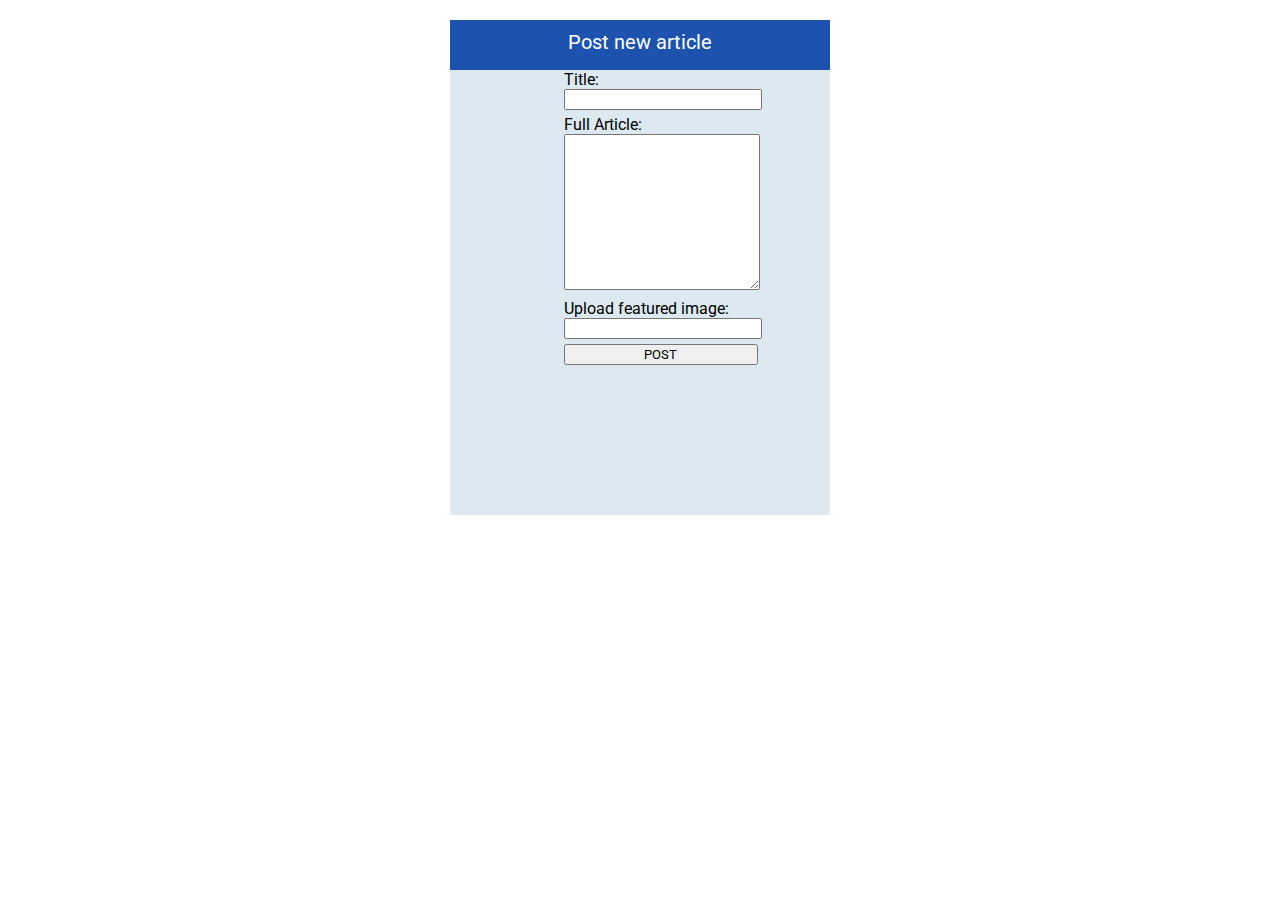
<file: html/newArticle.html>
<!DOCTYPE html>
    <html lang="en">
    <head>
        <meta charset="UTF-8">
        <meta http-equiv="X-UA-Compatible" content="IE=edge">
        <meta name="viewport" content="width=device-width, initial-scale=1.0">
        <title>new article</title>
    
      <style>
          @import url('https://fonts.googleapis.com/css2?family=Roboto:wght@700&display=swap');
          *{
             font-family: 'Roboto', sans-serif;
             
           }
          .articlebox{
              width: 30%;
              height: 55vh;
              background-color: #dde9f0;
              margin: auto;
          }

          .newArticle{
              width: 100%;
              background-color: #1D53AE;
              height: 10%;
          }
          .newArticle p{
              text-align: center;
              font-size: 20px;
              padding-top: 10px;
              color: white;
          }
          .cen{
              margin-left: 30%;
              width: 50%;
              margin-bottom: 5px;
          }
          .btn1{
              width: 51%;
              margin-left: 30%;
          }
      </style>
    
    
    </head>
    <body>
    
    
        <div class="articlebox">
            <div class="newArticle">
                <p>Post new article</p>
            </div>

            <!--end of title-->

            <form action="#" method="get">
                <label for="title" class="cen">Title:</label> <br/>
                <input type="text" name="title" id="title" class="cen" required><br/>
                <label for="body" class="cen">Full Article:</label><br/>
                <textarea name="fullart" id="fullart" cols="30" rows="10" class="cen" required></textarea><br/>
                <label for="photo" class="cen">Upload featured image:</label><br/>
                <input type="url" id="imgUrl" class="cen" required>
                <input type="submit" value="POST" class="btn1">
            </form>

        </div>
        
    </body>
    </html>
</file>
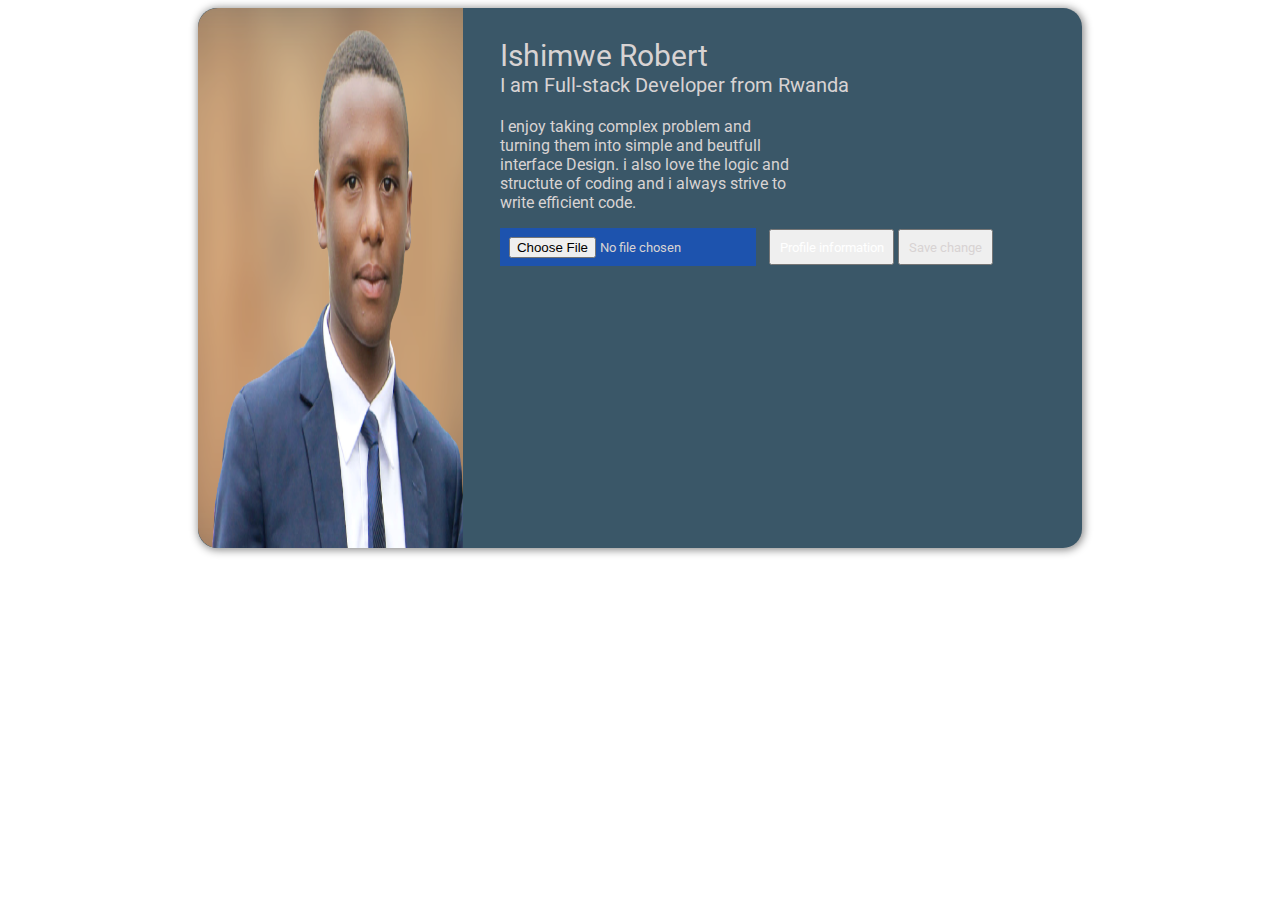
<file: html/profile.html>
<!DOCTYPE html>
<html lang="en">
<head>
    <meta charset="UTF-8">
    <meta http-equiv="X-UA-Compatible" content="IE=edge">
    <meta name="viewport" content="width=device-width, initial-scale=1.0">
    <title>profile</title>
    <style>
          @import url('https://fonts.googleapis.com/css2?family=Roboto:wght@700&display=swap');
          *{
             font-family: 'Roboto', sans-serif;
             color: rgb(216, 211, 211);
             
           }
        .profileContainer{
            display: flex;
            background-color: #3A5768;
            width: 70%;
            height: 60vh;
            margin: auto;
            border-radius: 19px 19px 19px 19px;
            box-shadow: 1px 1px 8px 1px #888888;
        }
        .profilePicture{
            width: 30%;
            height: 100%;
           
           
        }
        .otherInfo{
            width: 70%;
            height: 100%;
          
        }
        .profilepic{
            width: 100%;
            height: 100%;
            border-radius: 20px 0px 0px 20px;
        }
        .Nametitle{
            font-size: 30px;
            padding-left: 6%;

        }
        .Postiontitle{
            margin-top: -30px;
            font-size: 20px;
            padding-left: 6%;
        }
        .decription{
            padding-left: 6%;
        }
        .btnz1{
            background-color: #1D53AE;
        }
        .btnz{
            padding: 1.5%;
        }
        .btnz2{
            padding: 1.5%;
            color:black;
            margin-left: 1em;
        }
        .btnz2{
            padding: 1.5%;
            color: white;
            margin-left: 1em;
        }
        .btns{
            padding-left: 6%;
            
        }
 

    </style>
</head>
<body>

    <div class="profileContainer">
            <div class="profilePicture"><img src="../images/me.png" alt="ishimwe robert" class="profilepic"></div>
                <div class="otherInfo">
                            <p class="Nametitle">Ishimwe Robert</p>
                            <p class="Postiontitle">I am Full-stack Developer from Rwanda</p>
                            <P class="decription">I enjoy taking complex problem and <br/>
                                                  turning them into simple and beutfull<br/>
                                                  interface Design. i also love the logic and <br/>
                                                  structute of coding and i always strive to<br/>
                                                  write efficient code.</P>
                        <p class="btns"> <input type="file" value="Update profile picture" class="btnz btnz1"><input type="submit" value="Profile information" class="btnz btnz2">
                            <input type="submit" value="Save change" class="btnz btnz3"></p>
                </div>
                

                
                           
    </div>
    
</body>
</html>
</file>
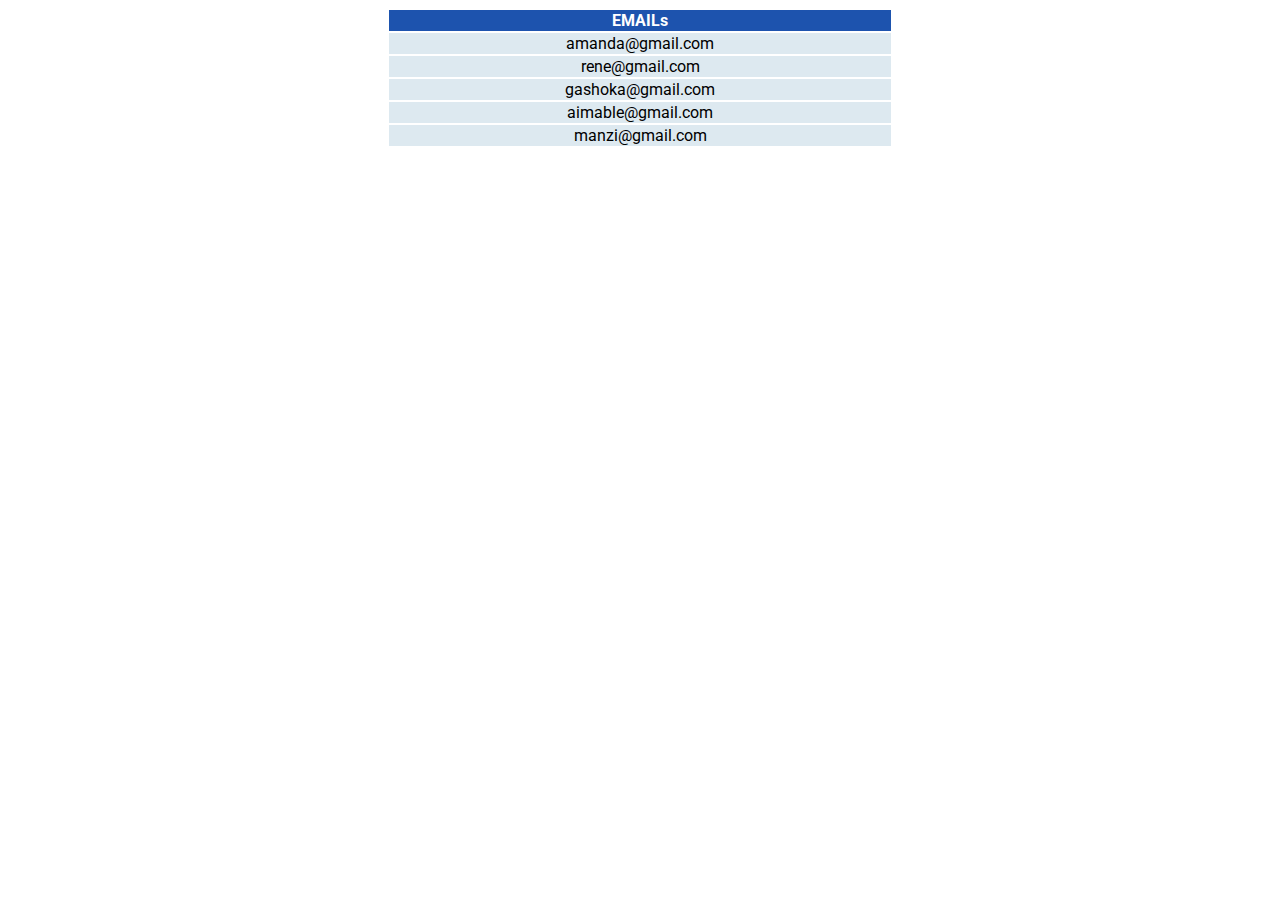
<file: html/subscriptionList.html>
<!DOCTYPE html>
<html lang="en">
<head>
    <meta charset="UTF-8">
    <meta http-equiv="X-UA-Compatible" content="IE=edge">
    <meta name="viewport" content="width=device-width, initial-scale=1.0">
    <title>sub</title>
    <style>

        @import url('https://fonts.googleapis.com/css2?family=Roboto:wght@700&display=swap');
          *{
             font-family: 'Roboto', sans-serif;
             
           }
        table{
            margin: auto;
            width: 40%;
        }
        th{
            background-color: #1D53AE;
            color: white;
        }
        .fetched{
            text-align: center;
            background-color: #dde9f0;
        }

    
    </style>
</head>
<body>

<table>
    <tr>
      <th> EMAILs </th> 
    </tr>
    <tbody id="mytable">

    </tbody>

</table>

<script>

    

    function buildTable(){


        let a = [
        {email:"amanda@gmail.com"},
        {email:"rene@gmail.com"},
        {email:"gashoka@gmail.com"},
        {email:"aimable@gmail.com"},
        {email:"manzi@gmail.com"}
       
       ];

       let mytable = document.getElementById("mytable");
       for(let i of a) {
        mytable.innerHTML += `
        <tr class="fetched">
         <td>${i.email}</td>    
        </tr>
        
        `
       }
    

  } buildTable()
</script>
    
</body>
</html>
</file>
<file: css/style.css>
@import url('https://fonts.googleapis.com/css2?family=Roboto:wght@700&display=swap');


.nav {
    display: flex;
    justify-content:space-between;
    left: 0;
    top: 0;
    position: fixed;
    width: 100%;
    height: 90px;
    background-color:white;
    z-index: 9;
}

#logo{
    cursor: pointer;
    width: 70%;
}
.home_burger {
    display: none;
    width: 50px;
}
.home_close{
    display: none;
    width: 50px;
}
.menu-liste{
    align-items: center;
    width: 100%;
    display: flex;
    justify-content:space-evenly;
    list-style: none;
    color: #1D53AE;
    font-weight: bolder;
    font-size: 20px;
    right: 100px;
    font-family: 'Roboto', sans-serif;
   /* border: 1px solid black; */
    
}
ul li a:hover{
text-decoration: underline;

}
.menu{
    display: flex;
    justify-content: flex-start;
    width: 60%;
   /* border: 1px solid black; */
    height: 100%;
   
}
.login{
    border: 1px solid #1D53AE;
    border-radius: 36px;
    padding: .7em 1.6em;
}
ul li a{
    text-decoration: none;
    color:#1D53AE;
    cursor: pointer;
}
.loginBtn{

    text-decoration: none;
    color:#1D53AE;
    cursor: pointer;
    
}
.loginBtn:hover{
    background-color:#1D53AE;
    color: white;
    border-radius: 36px;
    transition: 0.9S;
    
    
    
}
/*end of navigation bar*/



html{
    font-family:'Roboto', sans-serif;
}

.container{
    display: flex;
    position:absolute;
    
    width: 100%;
    height: 2500px;
    
    left: 0;
}

.introduction-section{
    position: absolute;
    width: 100%;
    height: 653px;
    background-color: #3A5768;
}
.introduction{
    margin: auto;
    margin-top: 200px;
    width: 100%;
    height: 229px;
  /*  background-color: green;
    border:1px solid white; */
}
.intro{
  text-align: center;
  color: white;
  font-size: 44px;
}
#hireMe{
    text-decoration: none;
    color: #1D53AE;
    
}
#hireMe:hover{
    text-decoration: none;
    color: #FFF;
}


.hireMe{
    margin: auto;
    margin-top: 30px;
    width: 12rem;
    font-size: 42px;
    text-align: center;
    background-color: white;
    color:  #1D53AE; 
    border-radius:29px;
    padding: .4em .7em;
    cursor: pointer;
    

}
.hireMe:hover{
    background-color:#1D53AE;
    color: white;
    cursor: pointer;
    transition: 0.6s;

}

    

/*end of introduction section*/

.skills-section{
    margin-top: 650px;
    display: flex;
    justify-content: space-evenly;
    width: 100%;
    height: 600px;
    
}
.card{
    width: 24%;
    height: 400px;
    margin-top: 40px;
    background-color: white;
    box-shadow: 4px 4px 4px 4px#888888;
    
}

#card-1{
    position: relative;
}


.profile-picture{
    width: 119%;
    height: 115%;
    margin-top: -46px;
    margin-left: -1.5em;
}
.title-card{
    text-align: center;
    font-size: 34px;
    color: #1D53AE;
}
.skills-liste{
    display: flex;
    flex-direction: column;
    justify-content: center;
    flex-shrink:calc(80);
    font-size: 25px;
    
    
}
.skills-liste li{
    padding-bottom: 0px;
}
/*end of skills section*/
.projects{
    width: 100%;
    position: absolute;
    height: 450px;
    background-color: #dde9f0;
    margin-top: 1170px;
}
.recent-projects{
    color: #1D53AE;
    font-size: 30px;
    text-align: center;

}
.project-cards{
    display: flex;
    justify-content: space-evenly;
}
.project-card{
    width: 20%;
    height: 300px;
    background-color: white;
    border-radius: 30px;
}
.img-project{
    width: 100%;
    height: 100%;
    border-radius: 30px;
}

/*end of project section*/

.contact-section{
    position: absolute;
    width: 100%;
    height: 630px;
    background-color: #dde9f0;
    margin-top:  1619px;
    
}
.contact-title{
    color: #1D53AE;
    font-size: 30px;
    text-align: center;

}
.contact-form{
    margin: auto;
    width: 30%;
    height: 420px;
    border: 1px solid #1D53AE;
    display: flex;
    flex-direction: column;
    justify-content: center;
    border-radius: 10px;
    
}
.contact-box{
    margin-left: auto;
    margin-right: auto;
    width: 80%;
    height: 38px;
    background-color: #FFF;
    border: none;
    outline: none;
    border-radius: 5px;
}
.contact-message{
    height: 100px;

}
.contact-label{
    margin-left: auto;
    margin-right: auto;
    width: 80%;

}
.send-message{
    width: 80%;
    height: 42px;
    margin-left: auto;
    margin-right: auto;
    border: 1px solid #1D53AE;
    background-color: #dde9f0;
    font-size: 25px;
    cursor: pointer;
    border-radius: 4px;

}
.send-message:hover{
    background-color: #1D53AE;
    color: #dde9f0;
    cursor:pointer;
    transition: 1s;

}
progress{
    width:60%;
}
/*end of contact*/
.footer{
    width: 100%;
    height: 320px;
    position: absolute;
    display: flex;
    justify-content: space-evenly;
    background-color:#3A5768;
    margin-top:  2245px;
}
.footer-content{
    margin-top: 30px;
    width: 20%;
    height: 250px;
   
}
.footer-logo{
  height: 100%;
  width: 100%;
}
.footer-titles{
    color: white;
    font-size: 25px;
}

#email2{
    width: 70%;
    height: 27px;
    border: none;
    outline: none;
    


}
.subscribe{
    width: 40%;
    height: 29px;
    font-size: 20px;
    background-color:#1D53AE;
    color: #fff;
    border: none;
    cursor: pointer;
    margin-top: 4px;
    

}
.subscribe:hover{
    background-color: #035bf3f6;
    color: white;
}
.footer-liste{
    color: white;
    list-style: none;
    font-weight:normal;
    font-size: 15px;
    margin-left: -40px;
    
}


/*MEDIA QUERIES*/

@media screen and (max-width: 1000px){
    .home_burger {
        display: block;
        width: 50px;
        margin-right: 2rem;
        margin-top: 4%;
        transition: 1s;
    }
    .home_close{
        display: none;
        width: 50px;
        margin-right: 2rem;
        margin-top: 4%;
        transition: cubic-bezier(0, 1.21, 0.25, 1);

    }
    #menu {
        display: none;
        transform: 2s;
    }
  
    
    .menu {
        background-color: #FFF;
        position: absolute;
        display: flex;
        flex-direction: column;
        margin-top: 90px;
        height: 100vh;
        width: 100%;
    }
    .menu-liste{
        display: flex;
        flex-direction: column;
        align-items: center;
        justify-content: center;
        right: auto;
        line-height: 40px;
    }
    
}


@media screen and (max-width: 500px){
#logo {
    width: 230px;
    margin-top: 3%;
}
.intro{

    font-size: 39px;
      
  }
.skills-section{
    margin-top: 1070px;
    display: flex;
    flex-direction: column;
    justify-content: space-around;
    width: 100%;
    height: 600px;
    
}
.hireMe{
    margin: auto;
    margin-top: 60px;
    width: 50%;
    font-size: 42px;
    text-align: center;
    background-color: white;
    color:  #1D53AE; 
    border-radius:29px;
    padding: .4em .7em;
    

}
.card{
    width: 80%;
    height: 440px;
    margin-top: 40px;
    background-color: white;
    box-shadow: 4px 4px 4px 4px#888888;
    margin: auto;
    
}
.project-cards{
    display: flex;
    justify-content: space-evenly;
    flex-direction: column;
}
.project-card{
    width: 80%;
    height: 300px;
    background-color: white;
    margin: auto;
}
.projects{
    margin-top: 2040px;
    height: auto;
}
.contact-section{
    position: absolute;
    width: 100%;
    height: 630px;
    background-color: #dde9f0;
    margin-top:  3330px;
}
.contact-form{
    width: 80%;

}
.container{
    margin-right: -20px;
}
.introduction-section{
    height: 700px;
}
.footer{
    width: 100%;
    height: 520px;
    position: absolute;
    display: flex;
    flex-direction: column;
    justify-content:space-around;
    background-color:#3A5768;
    margin: auto;
    margin-top:  3950px;
    
}
.footer-content{
    margin: auto;
    width: 60%;
}
.footer-content-1{
    display: none;
}


    
}
</file>
<file: css/aboutMe.css>
@import url('https://fonts.googleapis.com/css2?family=Roboto:wght@700&display=swap');
@import url('https://fonts.googleapis.com/css2?family=Montserrat:wght@500&family=Roboto:wght@700&display=swap');

html{
    font-family: 'Roboto', sans-serif;
}

body{
    background-color:#3A5768 ;
    color: rgb(216, 211, 211);
}

.card{
    margin-top: 8%;
    width: 25%;
    height: 500px;
    margin-left: 37%;
    margin-bottom: 30px;
    border-radius: 20px;
    box-shadow: 1px 1px 8px 1px #888888;
}
.card-title{
    width: 100%;
    background-color: #5792F5;
    height: 100px;
    border-radius: 19px 19px 0px 0px;
    display:none;
}
.innerTitle{
    color: white;
    text-align: center;
    font-family: 'Roboto', sans-serif;
    font-size: 25px;
    padding-top: 10%;
}
.aboutMe-container{
    margin: 0;
    display: flex;
    flex-direction: column;
    width: 100%;
    height: 600px;
}
.row{
    width: 90%;
    margin: auto;
    margin-bottom: 9px;
  /*  background-color: yellow; */
    justify-content: space-between;
}
.row1{
    width: 100%;
    height: 45%;

}
.row2{
    height: 10%;

}
.row3{
    height: 20%;

}

.row4{
    height: 20%;

}
.my-photo{
    height: 105%;
    width: 100%;
    border-radius: 19px 19px 0px 0px;
}
.my-title{
    font-family: 'Roboto', sans-serif;
    font-size: 20px;
    font-weight: bolder;
    text-align: center;
}
.s1{
    margin-left: 15%;
}
.s2{
    margin-left: 20%;
}
.s3{
    margin-left: 20%;
}
.social{
    margin-top: -9px;
}
.description{
    font-size: 14px;
    font-family: 'Montserrat', sans-serif;
}

/*MEDIA QUERIES*/

@media screen and (max-width: 500px){
    
    .card{
        width: 80%;
        margin:auto;
        margin-top: 100px;
    }
}
</file>
<file: css/article.css>
@import url('https://fonts.googleapis.com/css2?family=Roboto:wght@700&display=swap');
@import url('https://fonts.googleapis.com/css2?family=Lato:wght@300&family=Roboto:wght@100&family=Rubik:wght@400;500&display=swap');

*{
    font-family: 'Roboto', sans-serif;;
    font-weight: 600;
}

body{
    background-color: #EDF5FA;
}

.title-container{
    width: 100%;
    height: 300px;
    background-color: #3A5768;
}
.article-container{
    width: 40%;
    height: auto;
    background-color: white;
    border-radius: 19px;
    margin: auto;
    margin-top: -150px;
    margin-bottom: 150px;
    box-shadow: 1px 1px 8px 2px #888888;
}
.article-title-section{
    background-color: #5792F5;
    width: 100%;
    height: 80px;
    border-top-left-radius: 19px;
    border-top-right-radius: 19px;
}
.article-title{
    text-align: center;
    color: white;
    font-size: 20px;
    padding-top: 30px;
}
.post-container{
    border: 1px solid black;
    width: 95%;
    height: 350px;
    margin: auto;
    margin-top: 4px;
}
.feature-img-container{
    width: 97%;
    height: 95%;
   /* border: 1px solid black;*/
    margin: auto;
    margin-top: 7px;
}
.img5{
    width: 100%;
    height: 100%;
}
.post-title{
    font-size: 20px;
    padding-left: 5px;
    margin-top: -.1px;
}
.post-body{

   /*border: 1px solid black;*/
    width: 95%;
    height: auto;
    margin: auto;
    margin-top: 4px;
}
.like-btn{
    width: 20px;
    height: 20px;
}
.reaction{
    background-color:#EDF5FA;
    width: 150px;
    text-align: center;
    border-radius: 9px;
}
.like-counter{
    font-size:x-small;
}
.comment-section{
     /*  border: 1px solid black; */
       width: 95%;
       height: 320px;
       margin: auto;
       margin-top: 4px;
       background-color: #EDF5FA;
       border-radius: 19px;

}
.comment-box-title{
       text-align: center;
       padding-top: 2px;
}
.comment-items{
    margin-left: 20%;
    width: 60%;
    
}
.comment-btn{
    margin-top: 9px;
    background-color: #5792F5;
    color: white;
    width: 30%;
    border-radius: 4px;
    border: none;
    outline: none;
    font-size: 15px;
}
.comment-btn:hover{
 background-color:#276ce4;
}


.ali{
    height: 13%;
}
.setcolor{
    background-color: white;
    border-radius: 4px;
    border: none;
    outline: none;
}
.comment-container{
    width: 95%;
    height: auto;
    margin: auto;
    margin-top: 4px;
    background-color: #EDF5FA;
    border-radius: 19px;
}
.sendName{
    background-color: white;
    width: 30%;
    height: 40px;
    border-radius: 19px 60px 9px 9px;
    margin-left: 10px; 
    margin-top: -30px;
    margin-bottom: 2px;
}
#sendName{
    text-align: center;
    font-size: x-large;
}
.commentBody{
    background-color: white;
    width: 96%;
    margin: auto;
    font-weight: 0px;
    border-radius: 9px;
    padding: 1px;
}
#commentBody{
    /* font-family: 'Lato', sans-serif;
    font-family: 'Rubik', sans-serif;
    font-weight: 0; */
    
}















.reaction-box{
    display: flex;
   /* border: 1px solid black;*/
    width: 97%;
    height: 12%;
    margin-top: -9px;
    margin-left: 5px;
}
.reaction-btn, .counter{
    margin-left: 9px;
}
.counter{
    font-size: 15px;
}

@media screen and (max-width: 700px){
    .article-container{
        width: 60%;
    }
    .reaction-box{
        margin-top: -23px;
    }


}



@media screen and (max-width: 500px){
    .article-container{
        width: 70%;
    }
    .reaction-box{
        margin-top: -23px;
    }

}


@media screen and (max-width: 360px){
    .article-container{
        width: 80%;
        height: 900px;
    }
    .reaction-box{
        margin-top: -22px;
    }

}
</file>
<file: css/blog.css>
@import url('https://fonts.googleapis.com/css2?family=Roboto:wght@700&display=swap');
*{
    font-family: 'Roboto', sans-serif;;
}

body{
    background-color: #EDF5FA;
}

.title-container{
    width: 100%;
    height: 300px;
    background-color: #3A5768;
}
.blog-container{
    width: 40%;
    height: 900px;
    background-color: white;
    border-radius: 19px;
    margin: auto;
    margin-top: -150px;
    margin-bottom: 150px;
    box-shadow: 1px 1px 8px 2px #888888;
}
.blog-title-section{
    background-color: #5792F5;
    width: 100%;
    height: 80px;
    border-top-left-radius: 19px;
    border-top-right-radius: 19px;
}
.blog-title{
    text-align: center;
    color: white;
    font-size: 20px;
    padding-top: 30px;
}
.post-container{
    border: 1px solid black;
    width: 95%;
    height: 350px;
    margin: auto;
    margin-top: 4px;
}
.feature-img-container{
    width: 97%;
    height: 70%;
   /* border: 1px solid black;*/
    margin: auto;
    margin-top: 7px;
}
.img5{
    width: 100%;
    height: 100%;
}
.post-title{
    font-size: 20px;
    padding-left: 5px;
    margin-top: -.1px;
}
.reaction-box{
    display: flex;
   /* border: 1px solid black;*/
    width: 97%;
    height: 12%;
    margin-top: -9px;
    margin-left: 5px;
}
.reaction-btn, .counter{
    margin-left: 9px;
}
.counter{
    font-size: 15px;
}

@media screen and (max-width: 1000px){
    .blog-container{
        width: 70%;
    }
    .reaction-box{
        margin-top: -23px;
    }


}




@media screen and (max-width: 500px){
    .blog-container{
        width: 90%;
        height: 900px;
    }
    .reaction-box{
        margin-top: -22px;
    }

}


@media screen and (max-width: 360px){
    .blog-container{
        width: 100%;
        height: 900px;
    }
    .reaction-box{
        margin-top: -22px;
    }

}
</file>
<file: css/blog2.css>
@import url('https://fonts.googleapis.com/css2?family=Roboto:wght@700&display=swap');
*{
    font-family: 'Roboto', sans-serif;;
}

body{
    background-color: #EDF5FA;
}

.title-container{
    width: 100%;
    height: 300px;
    background-color: #3A5768;
}
.blog-container{
    width: 40%;
    height: auto;
    min-height: 40px;
    background-color: white;
    border-radius: 19px;
    margin: auto;
    margin-top: -180px;
    margin-bottom: 150px;
    box-shadow: 1px 1px 8px 2px #888888;
}
.blog-title-section{
    background-color: #5792F5;
    width: 100%;
    height: 80px;
    border-top-left-radius: 19px;
    border-top-right-radius: 19px;
}
.blog-title{
    text-align: center;
    color: white;
    font-size: 20px;
    padding-top: 30px;
}
.post-container{
    border: 1px solid black;
    width: 95%;
    height: 450px;
    margin: auto;
    margin-top: 4px;
    margin-bottom: 40px;
    padding-bottom: 4px;
}
.feature-img-container{
    width: 97%;
    height: 75%;
   /* border: 1px solid black;*/
    margin: auto;
    margin-top: 7px;
}
.img5{
    width: 100%;
    height: 100%;
}
.post-title{
    font-size: 20px;
    padding-left: 5px;
    margin-top: -.1px;
}
.reaction-box{
    display: flex;
   /* border: 1px solid black;*/
    width: 97%;
    height: 6%;
    margin-top: -9px;
    margin-left: 5px;
}
.reaction-btn, .counter{
    margin-left: 9px;
}
.reaction-btn:hover{
    color: red;
}
.counter{
    font-size: 12px;
}

@media screen and (max-width: 1000px){
    .blog-container{
        width: 70%;
    }
    .reaction-box{
        margin-top: -23px;
    }


}




@media screen and (max-width: 500px){
    .blog-container{
        width: 90%;
        height: auto    ;
    }
    .reaction-box{
        margin-top: -22px;
    }

}


@media screen and (max-width: 360px){
    .blog-container{
        width: 100%;
        height: auto;
    }
    .reaction-box{
        margin-top: -22px;
    }

}
</file>
<file: css/control_panel.css>
@import url('https://fonts.googleapis.com/css2?family=Roboto:wght@700&display=swap');
*{
    font-family: 'Roboto', sans-serif;
    font-size: 25px;
}

.container{
    display: flex;
    margin-top: 8%;
    background-color: violet;
    width: 100%;
    height: 80vh;
}
.sideMenu{
    width: 20%;
    height: 100%;
    background-color: white;
}
table{
    width: 100%;
    
    
}
td{
    background-color:#1D53AE;
    text-align: center;
    color: white;
    border-radius: 12px;
    height: 50px;
    cursor: pointer;
}
td:hover{
    background-color:#10439b;
    cursor: pointer;
}
.objectContainer{
    width: 80%;
    background-color: #3A5768;
}
</file>
<file: css/login.css>
@import url('https://fonts.googleapis.com/css2?family=Roboto:wght@700&display=swap');


body{
    background-color: #3A5768;
    font-family: 'Roboto', sans-serif;
}
.login-container{
    background-color: white;
    width: 30%;
    height: 400px;
    margin: auto;
    margin-top: 25vh;
    border-radius: 13px;
}
.login-title{
    text-align: center;
    font-size: 40px;
    padding-top: 30px;
    font-family: 'Roboto', sans-serif;
}
.login-components{
    position:relative;
    width: 100%;
    height: 40px;
    background-color: #C4C4C4;
    border: none;
    outline: none;
    border-radius: 6px;

}
.login-form{
    width: 70%;
    margin: auto;
    
}
.login-text{
    text-align: center;
    font-size: 18px;
    padding-top: 30px;
    font-family: 'Roboto', sans-serif;

}
.error_message{
    text-align: center;
    display: none;
    background-color: red;
    width: 70%;
    margin: auto;
    transition: 1s;
    
}
.btn-text{
    font-size: 20px;
    font-family: 'Roboto', sans-serif;
    color: white;
    background-color: #3A5768;
    cursor: pointer;
    border: 1px solid #3A5768;
    transition: 1s;
}
.btn-text:hover{
    background-color: #1D53AE;
    color: white;
    transition: 1s;
    border: 1px solid #1D53AE;
}
@media screen and (max-width: 700px){
    .login-container{
         width: 50%;
         height: 400px;

    }
}

@media screen and (max-width: 600px){
    .login-container{
         width: 60%;
         height: 400px;

    }
}
@media screen and (max-width: 500px){
    .login-container{
         width: 80%;
         height: 400px;

    }
}
@media screen and (max-width: 350px){
    .login-container{
         width: 90%;
         height: 400px;

    }
}
</file>
